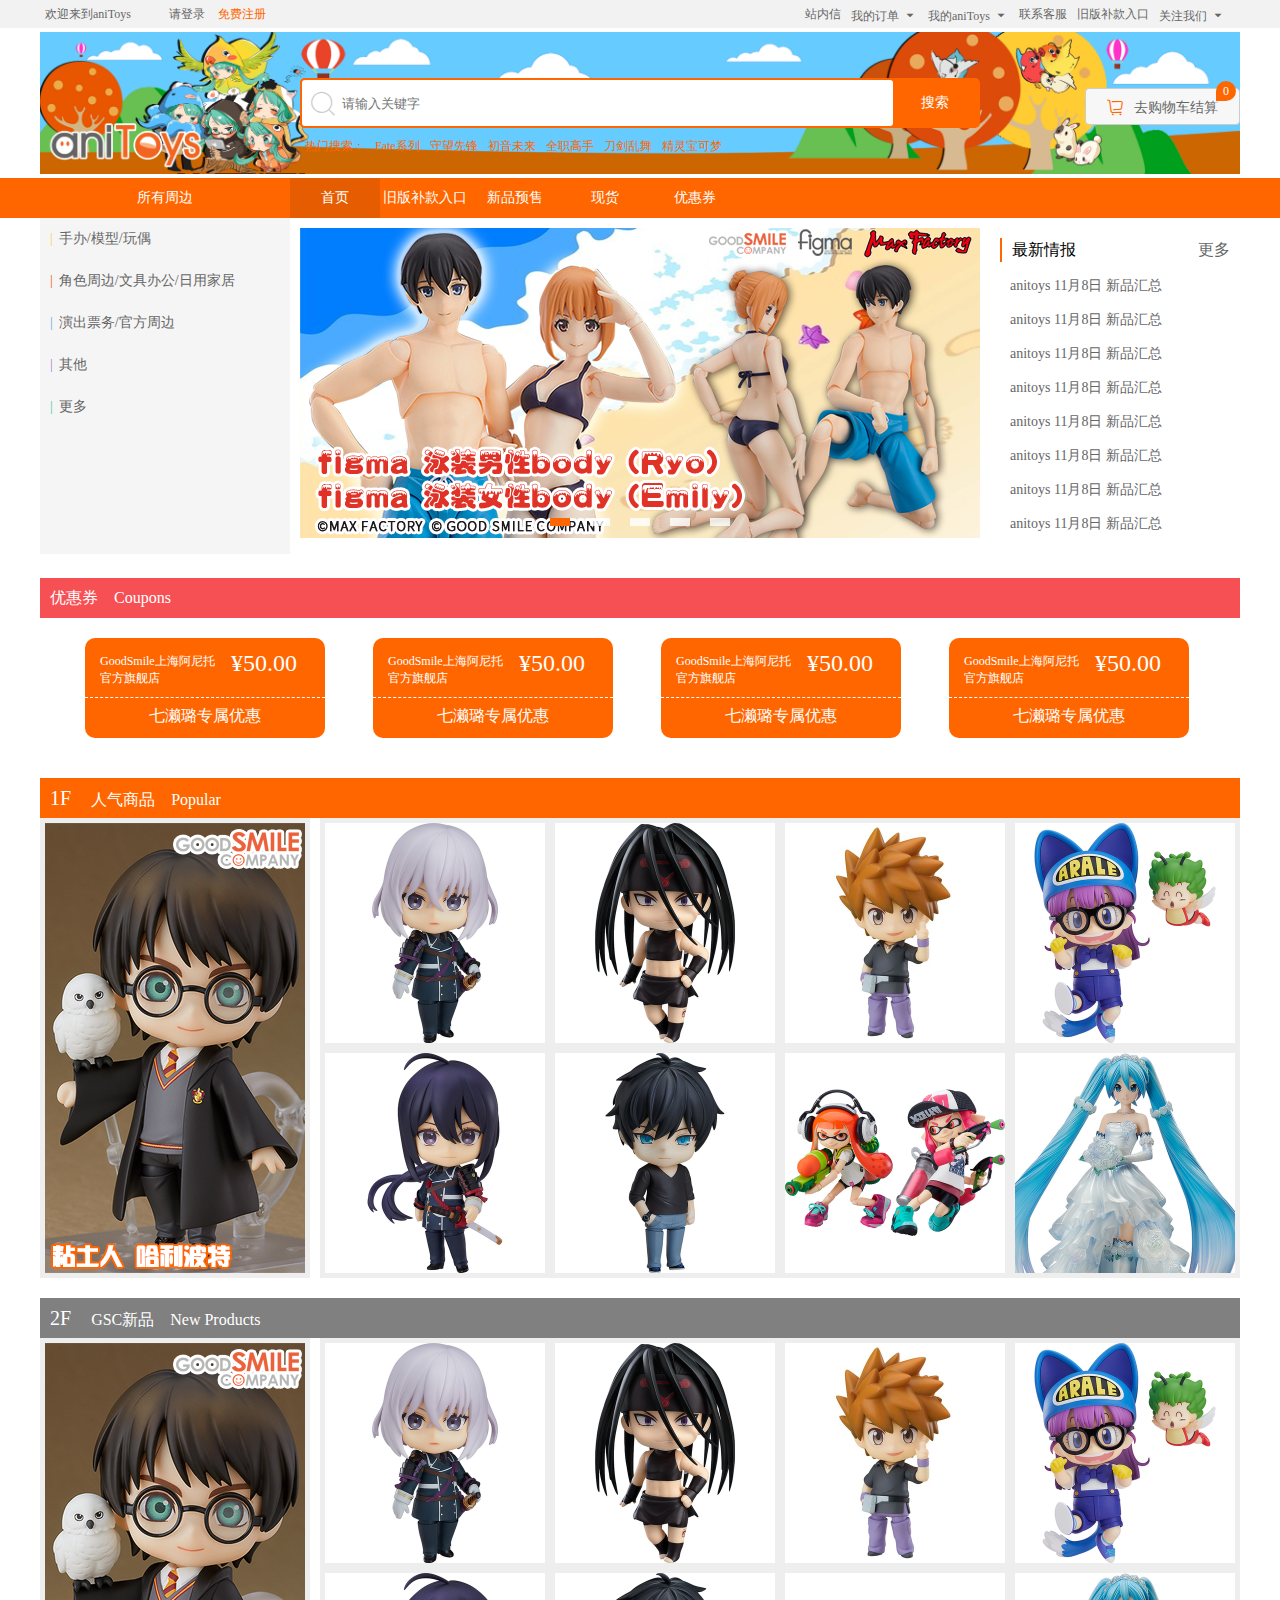
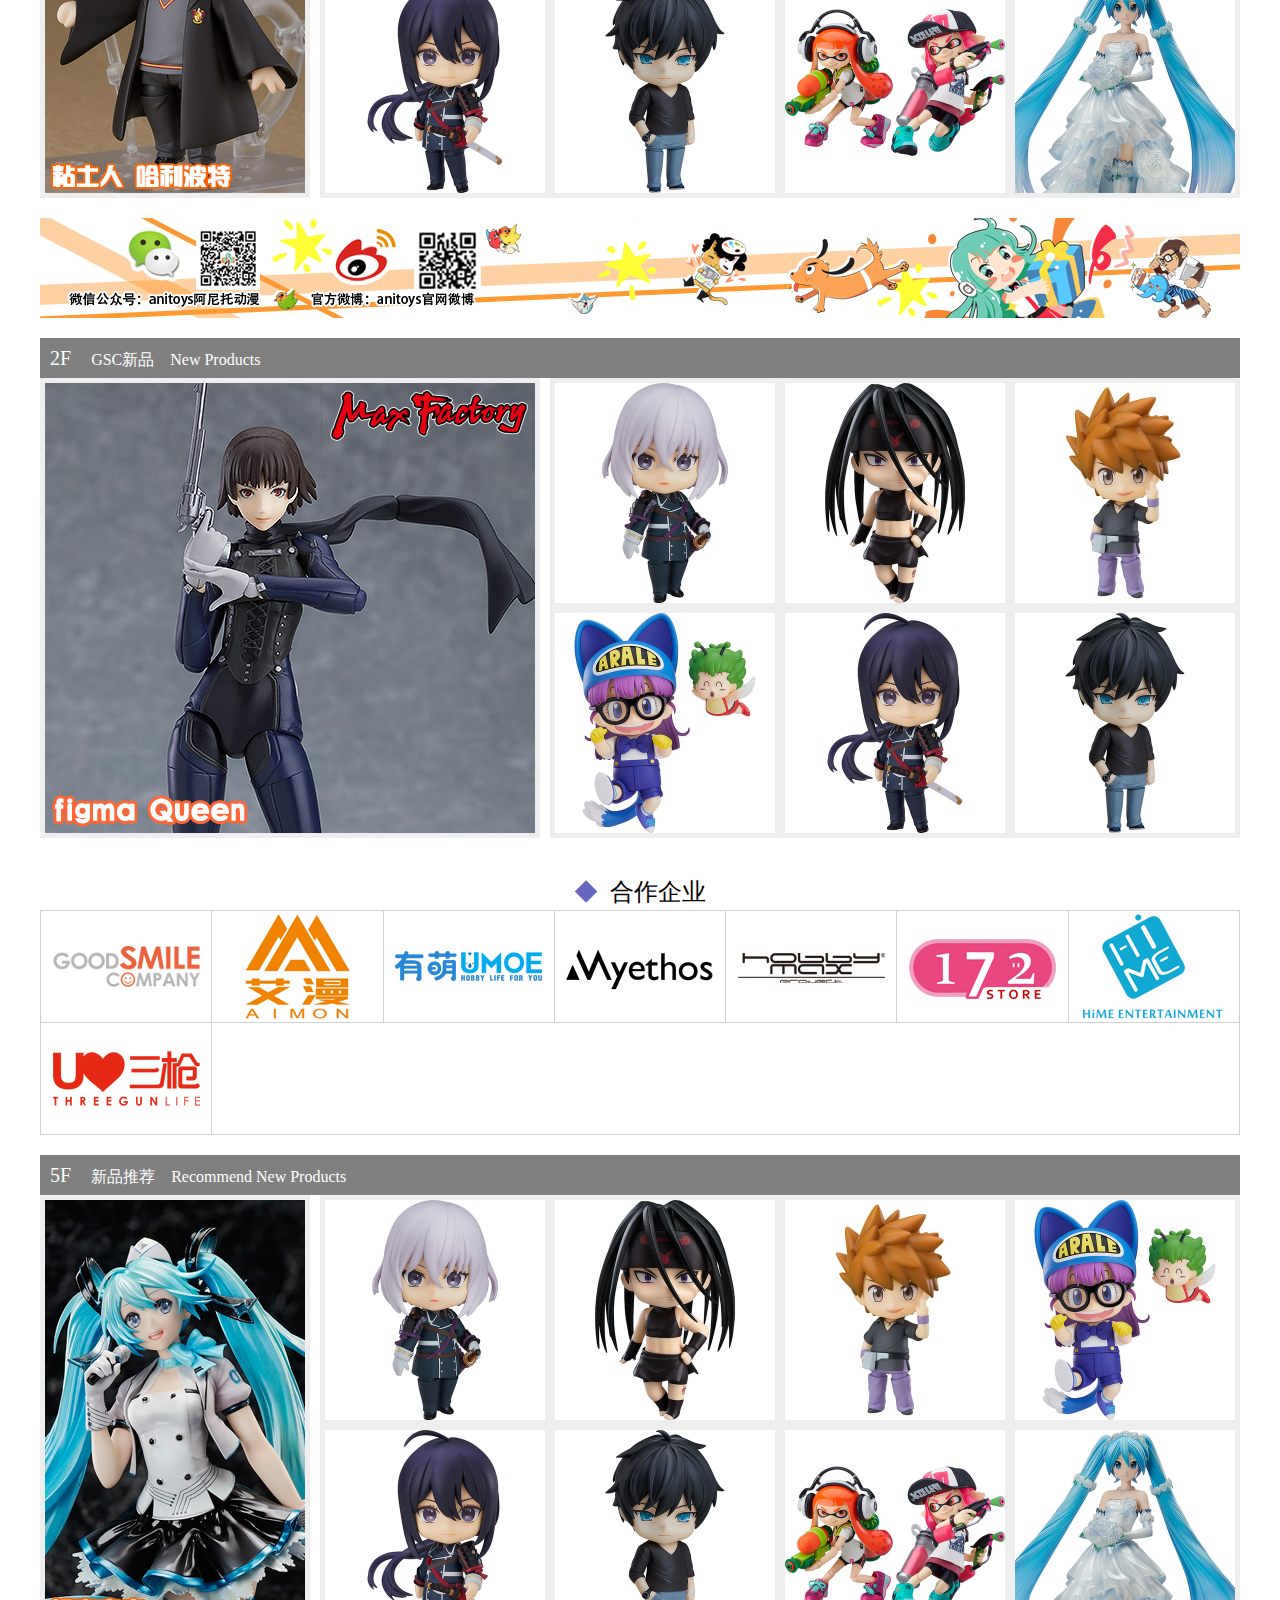
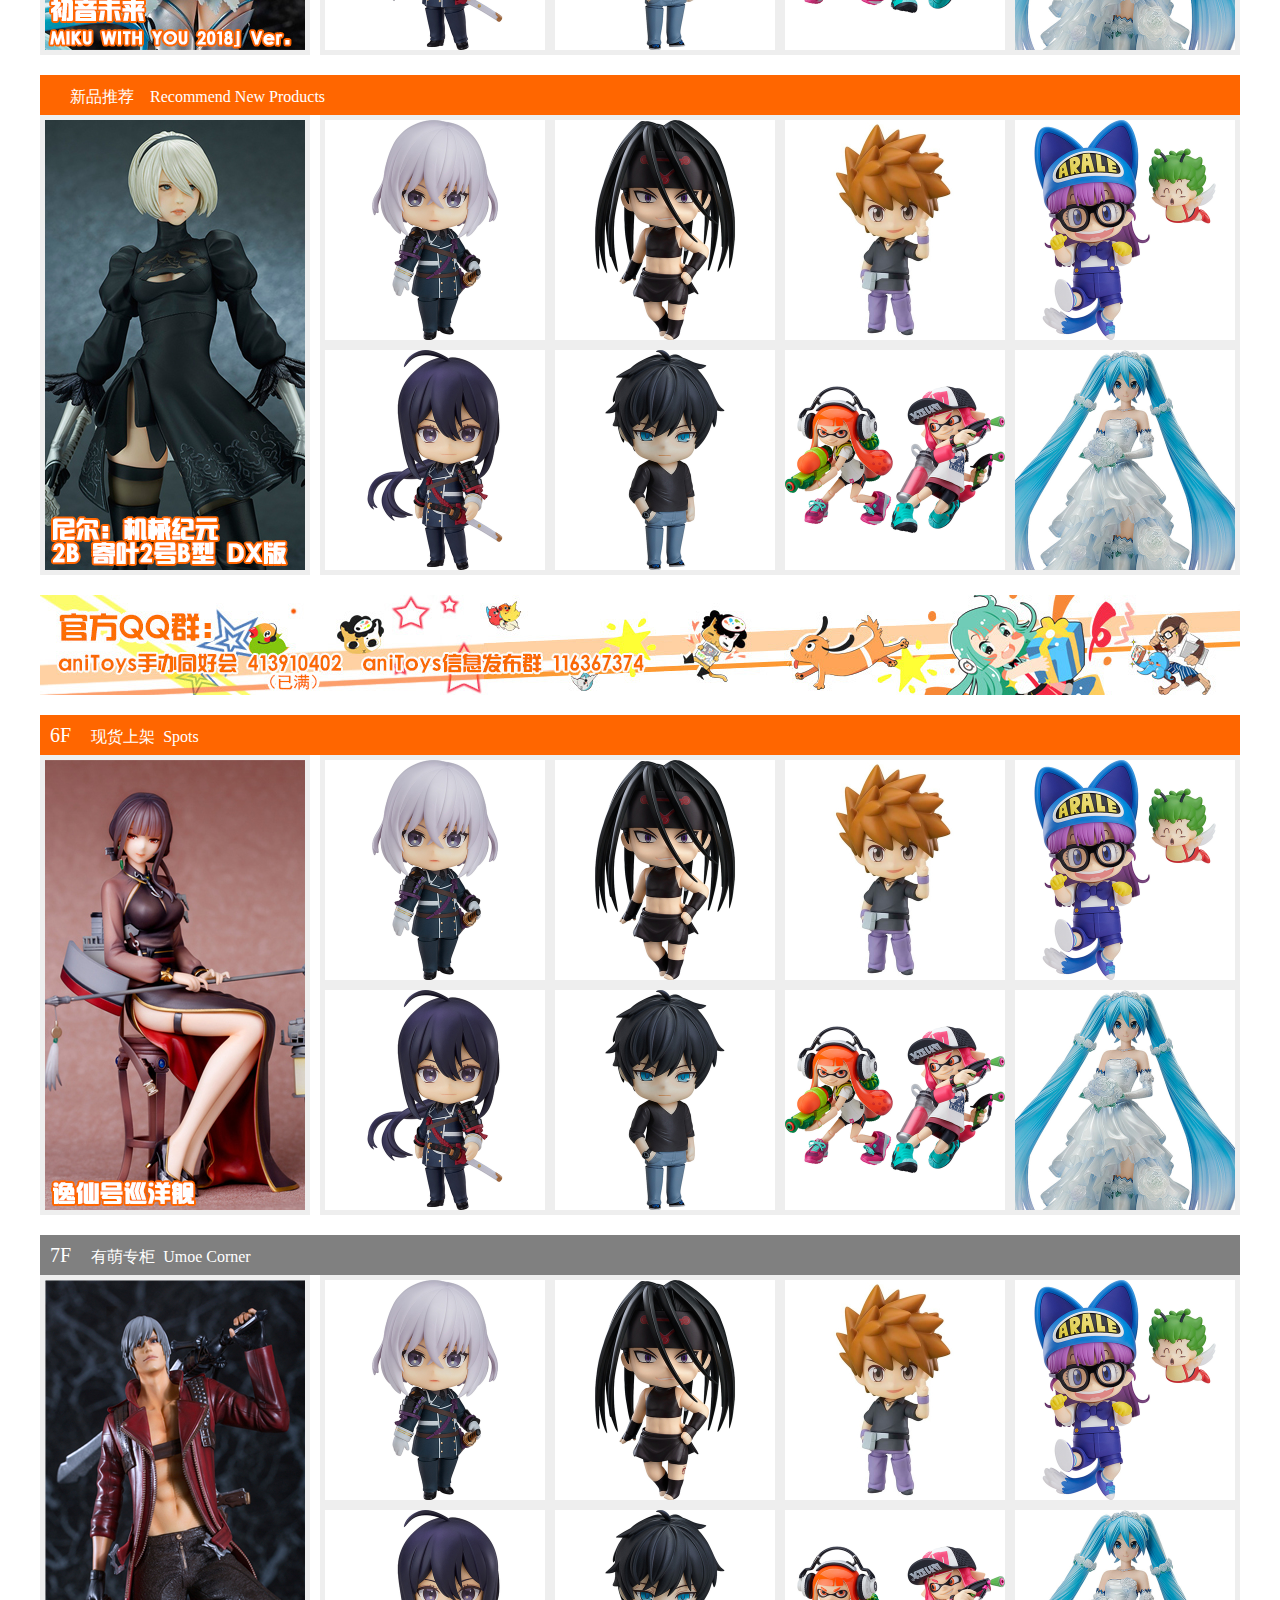
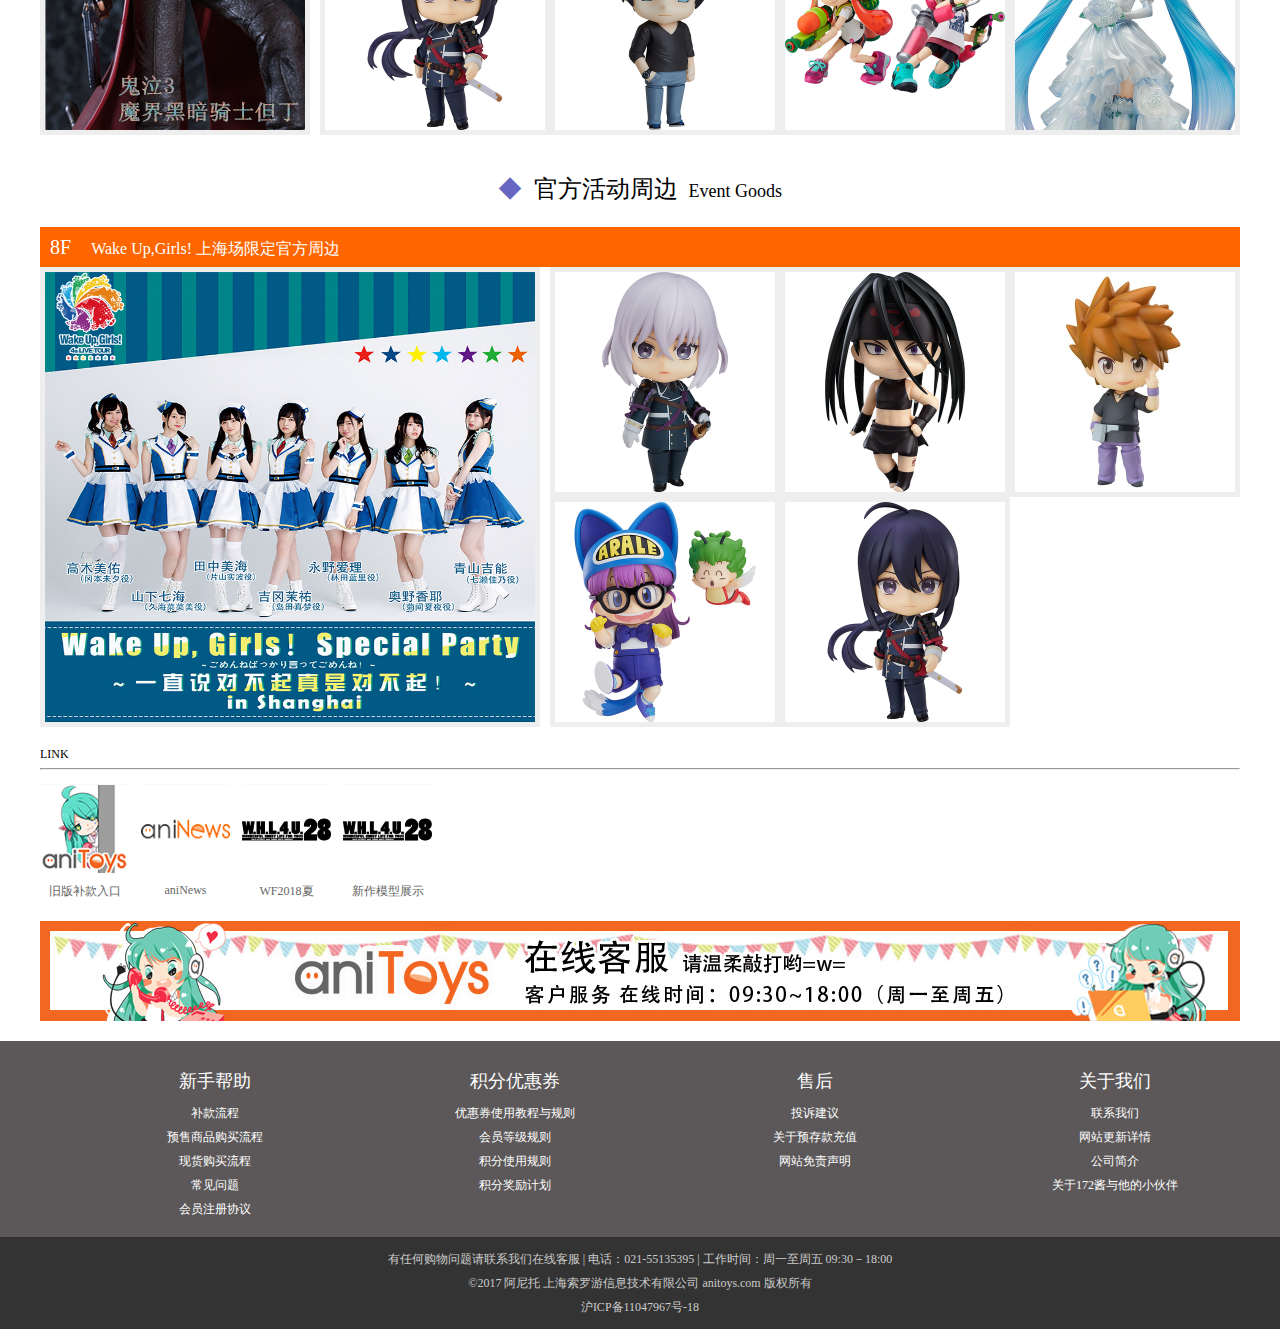
<file: sass/index.html>
<!DOCTYPE html>
<html lang="en">

<head>
    <meta charset="UTF-8">
    <meta name="viewport" content="width=device-width, initial-scale=1.0">
    <meta http-equiv="X-UA-Compatible" content="ie=edge">
    <title>动漫商城</title>
    <link rel="stylesheet" href="../iconfont/iconfont.css">
    <link rel="stylesheet" href="css/base.css">
    <link rel="stylesheet" href="css/index.css">
    <script src="../js/jquery.min.js"></script>
    <script src="../js/index.js"></script>
</head>

<body>
    <!-- 顶部导航 -->
    <div id="top-nav">
        <div class="container">
            <div class="top-nav-left">

                <a class="welcome" href="">欢迎来到aniToys</a>

                <a id="login" href="html/login.html">请登录</a>

                <a id="register" href="html/register.html">免费注册</a>

            </div>
            <div class="top-nav-right">
                <ul>
                    <li>
                        <a href="">站内信</a>
                    </li>
                    <li class="myOrder">
                        <a href="">我的订单
                            <i class="iconfont icon-xiaosanjiaodown"></i>
                        </a>
                        <ul>
                            <li>
                                <a href="">代补款订单</a>
                            </li>
                            <li>
                                <a href="">已发货订单</a>
                            </li>
                            <li>
                                <a href="">售后订单</a>
                            </li>
                            <li>
                                <a href="">历史订单</a>
                            </li>
                        </ul>

                    </li>
                    <li class="myAnitoys">
                        <a href="">我的aniToys
                            <i class="iconfont icon-xiaosanjiaodown"></i>
                        </a>
                        <ul>
                            <li>
                                <a href="">代补款订单</a>
                            </li>
                            <li>
                                <a href="">已发货订单</a>
                            </li>
                            <li>
                                <a href="">售后订单</a>
                            </li>
                            <li>
                                <a href="">历史订单</a>
                            </li>
                        </ul>
                    </li>
                    <li>
                        <a href="">联系客服</a>
                    </li>
                    <li>
                        <a href="">旧版补款入口</a>
                    </li>
                    <li class="followUs">
                        <a href="">关注我们
                            <i class="iconfont icon-xiaosanjiaodown"></i>
                        </a>
                        <ul>
                            <li>
                                <a href="">代补款订单</a>
                            </li>
                            <li>
                                <a href="">已发货订单</a>
                            </li>
                            <li>
                                <a href="">售后订单</a>
                            </li>
                            <li>
                                <a href="">历史订单</a>
                            </li>
                        </ul>
                    </li>
                </ul>
            </div>
        </div>
    </div>
    <!-- 头部信息栏 -->
    <div id="header">
        <div class="container">
            <div class="banner">
                <div id="search">
                    <form action="" method="post">
                        <i class="iconfont icon-magnifier"></i>
                        <input type="text" name="" id="" placeholder="请输入关键字">
                        <a href=" " id="clickSearch">搜索</a>
                    </form>
                    <ul id="hotSearch">
                        <li>热门搜索：</li>
                        <li>
                            <a href="">Fate系列</a>
                        </li>
                        <li>
                            <a href="">守望先锋</a>
                        </li>
                        <li>
                            <a href="">初音未来</a>
                        </li>
                        <li>
                            <a href="">全职高手</a>
                        </li>
                        <li>
                            <a href="">刀剑乱舞</a>
                        </li>
                        <li>
                            <a href="">精灵宝可梦</a>
                        </li>
                    </ul>
                </div>

                <div class="shoppingCart">
                    <i class="iconfont icon-gouwuche"></i>
                    <a href="html/shopping.html">去购物车结算</a>
                    <div class="shopping-num">0</div>
                </div>


            </div>
        </div>
    </div>
    <!-- 页面导航栏 -->
    <div id="nav">
        <div class="container">

            <div class="nav-link-header">
                <span>
                    <a class="alltoys" href="">所有周边</a>
                    <div class="nav-list">
                        <ul id="navbg">
                            <li class="navLi">
                                <div class="navLi-content">
                                    <a href="">
                                        <i>|</i>手办/模型/玩偶</a>
                                </div>
                                <div class="navLi-list">
                                    <div class="navLi-list-item">
                                        <div class="navLi-list-title">手办</div>
                                        <ul>
                                            <li>
                                                <a href="">粘土人</a>
                                                <i>|</i>
                                            </li>
                                            <li>
                                                <a href="">粘土人</a>
                                                <i>|</i>
                                            </li>
                                            <li>
                                                <a href="">粘土人</a>
                                                <i>|</i>
                                            </li>
                                            <li>
                                                <a href="">粘土人</a>
                                                <i>|</i>
                                            </li>
                                            <li>
                                                <a href="">粘土人</a>

                                            </li>
                                        </ul>
                                    </div>
                                    <div class="navLi-list-item">
                                        <div class="navLi-list-title">手办</div>
                                        <ul>
                                            <li>
                                                <a href="">粘土人</a>
                                                <i>|</i>
                                            </li>
                                            <li>
                                                <a href="">粘土人</a>
                                                <i>|</i>
                                            </li>
                                            <li>
                                                <a href="">粘土人</a>
                                                <i>|</i>
                                            </li>

                                            <li>
                                                <a href="">粘土人</a>

                                            </li>
                                    </div>
                                    <div class="navLi-list-item">
                                        <div class="navLi-list-title">手办</div>
                                        <ul>
                                            <li>
                                                <a href="">粘土人</a>
                                                <i>|</i>
                                            </li>
                                            <li>
                                                <a href="">粘土人</a>
                                                <i>|</i>
                                                <li>
                                                    <a href="">粘土人</a>

                                                </li>
                                    </div>
                                </div>
                                </li>
                                <li class="navLi">
                                    <div class="navLi-content">

                                        <a href="">
                                            <i>|</i>角色周边/文具办公/日用家居
                                        </a>
                                    </div>
                                    <div class="navLi-list">
                                        <div class="navLi-list-item">
                                            <div class="navLi-list-title">手办</div>
                                            <ul>
                                                <li>
                                                    <a href="">粘土人</a>
                                                    <i>|</i>
                                                </li>
                                                <li>
                                                    <a href="">粘土人</a>
                                                    <i>|</i>
                                                </li>
                                                <li>
                                                    <a href="">粘土人</a>
                                                    <i>|</i>
                                                </li>
                                                <li>
                                                    <a href="">粘土人</a>
                                                    <i>|</i>
                                                </li>
                                                <li>
                                                    <a href="">粘土人</a>

                                                </li>
                                            </ul>
                                        </div>
                                        <div class="navLi-list-item">
                                            <div class="navLi-list-title">手办</div>
                                            <ul>
                                                <li>
                                                    <a href="">粘土人</a>
                                                    <i>|</i>
                                                </li>
                                                <li>
                                                    <a href="">粘土人</a>
                                                    <i>|</i>
                                                </li>
                                                <li>
                                                    <a href="">粘土人</a>
                                                    <i>|</i>
                                                </li>

                                                <li>
                                                    <a href="">粘土人</a>

                                                </li>
                                        </div>
                                        <div class="navLi-list-item">
                                            <div class="navLi-list-title">手办</div>
                                            <ul>
                                                <li>
                                                    <a href="">粘土人</a>
                                                    <i>|</i>
                                                </li>
                                                <li>
                                                    <a href="">粘土人</a>
                                                    <i>|</i>
                                                </li>
                                                <li>
                                                    <a href="">粘土人</a>
                                                </li>
                                        </div>
                                    </div>
                                </li>
                                <li class="navLi">
                                    <div class="navLi-content">

                                        <a href="">
                                            <i>|</i>演出票务/官方周边</a>
                                    </div>
                                    <div class="navLi-list">
                                        <div class="navLi-list-item">
                                            <div class="navLi-list-title">手办</div>
                                            <ul>
                                                <li>
                                                    <a href="">粘土人</a>
                                                    <i>|</i>
                                                </li>
                                                <li>
                                                    <a href="">粘土人</a>
                                                    <i>|</i>
                                                </li>
                                                <li>
                                                    <a href="">粘土人</a>
                                                    <i>|</i>
                                                </li>
                                                <li>
                                                    <a href="">粘土人</a>
                                                    <i>|</i>
                                                </li>
                                                <li>
                                                    <a href="">粘土人</a>

                                                </li>
                                            </ul>
                                        </div>
                                        <div class="navLi-list-item">
                                            <div class="navLi-list-title">手办</div>
                                            <ul>
                                                <li>
                                                    <a href="">粘土人</a>
                                                    <i>|</i>
                                                </li>
                                                <li>
                                                    <a href="">粘土人</a>
                                                    <i>|</i>
                                                </li>
                                                <li>
                                                    <a href="">粘土人</a>
                                                    <i>|</i>
                                                </li>

                                                <li>
                                                    <a href="">粘土人</a>

                                                </li>
                                        </div>
                                        <div class="navLi-list-item">
                                            <div class="navLi-list-title">手办</div>
                                            <ul>
                                                <li>
                                                    <a href="">粘土人</a>
                                                    <i>|</i>
                                                </li>
                                                <li>
                                                    <a href="">粘土人</a>
                                                    <i>|</i>
                                                </li>
                                                <li>
                                                    <a href="">粘土人</a>
                                                </li>
                                        </div>
                                    </div>
                                </li>
                                <li class="navLi">
                                    <div class="navLi-content">

                                        <a href="">
                                            <i>|</i>其他</a>
                                    </div>
                                    <div class="navLi-list">
                                        <div class="navLi-list-item">
                                            <div class="navLi-list-title">服务</div>
                                            <ul>
                                                <li>费用
                                                    <i>|</i>
                                                </li>
                                            </ul>
                                        </div>
                                    </div>
                                </li>
                                <li class="navLi">
                                    <div class="navLi-content">

                                        <a href="">
                                            <i>|</i>更多</a>
                                    </div>
                                </li>
                                </ul>
                    </div>
                </span>
            </div>
            <div class="nav-link-list">
                <a class="home" href="">首页</a>
                <a href="">旧版补款入口</a>
                <a href="">新品预售</a>
                <a href="">现货</a>
                <a href="">优惠券</a>
            </div>

        </div>
    </div>
    <!-- 主内容区 -->
    <div class="main ">
        <div class="container">
            <div class="main-top">
                <div class="main-top-list">

                </div>

                <div class="slideshow">
                    <ul class="slideshow-content">
                        <li>
                            <a href="">
                                <img src="../images/banner1.jpg" alt="">
                            </a>
                        </li>
                        <li>
                            <a href="">
                                <img src="../images/banner2.jpg" alt="">
                            </a>
                        </li>
                        <li>
                            <a href="">
                                <img src="../images/banner3.jpg" alt="">
                            </a>
                        </li>
                        <li>
                            <a href="">
                                <img src="../images/banner4.jpg" alt="">
                            </a>
                        </li>
                        <li>
                            <a href="">
                                <img src="../images/banner5.jpg" alt="">
                            </a>
                        </li>
                        <li>
                            <a href="">
                                <img src="../images/banner1.jpg" alt="">
                            </a>
                        </li>
                    </ul>
                    <ol id="bt">
                        <li class="current"></li>
                        <li></li>
                        <li></li>
                        <li></li>
                        <li></li>
                    </ol>
                </div>
                <div class="main-top-news">
                    <h3>最新情报
                        <div class="newsMore">
                            <span>
                                <a href="">更多</a>
                                <i class="iconfont icon-jiantou"></i>
                            </span>
                        </div>
                    </h3>
                    <ul class="main-top-news-box">
                        <li>
                            <i class="iconfont icon-jiantou"></i>
                            <a href="">anitoys 11月8日 新品汇总</a>
                        </li>
                        <li>
                            <i class="iconfont icon-jiantou"></i>
                            <a href="">anitoys 11月8日 新品汇总</a>
                        </li>
                        <li>
                            <i class="iconfont icon-jiantou"></i>
                            <a href="">anitoys 11月8日 新品汇总</a>
                        </li>
                        <li>
                            <i class="iconfont icon-jiantou"></i>
                            <a href="">anitoys 11月8日 新品汇总</a>
                        </li>
                        <li>
                            <i class="iconfont icon-jiantou"></i>
                            <a href="">anitoys 11月8日 新品汇总</a>
                        </li>
                        <li>
                            <i class="iconfont icon-jiantou"></i>
                            <a href="">anitoys 11月8日 新品汇总</a>
                        </li>
                        <li>
                            <i class="iconfont icon-jiantou"></i>
                            <a href="">anitoys 11月8日 新品汇总</a>
                        </li>
                        <li>
                            <i class="iconfont icon-jiantou"></i>
                            <a href="">anitoys 11月8日 新品汇总</a>
                        </li>
                    </ul>
                </div>
            </div>
            <div class="main-coupon">
                <div class="main-coupon-title">
                    <span>优惠券&nbsp;&nbsp;&nbsp;&nbsp;Coupons</span>
                </div>
                <div class="main-coupon-box">
                    <div class="main-coupon-item">
                        <div class="coupon-top">
                            <span>
                                <a href="">GoodSmile上海阿尼托官方旗舰店</a>
                            </span>
                            <p>¥50.00</p>
                        </div>
                        <div class="coupon-bottom">七濑璐专属优惠</div>
                    </div>
                    <div class="main-coupon-item">
                        <div class="coupon-top">
                            <span>
                                <a href="">GoodSmile上海阿尼托官方旗舰店</a>
                            </span>
                            <p>¥50.00</p>
                        </div>
                        <div class="coupon-bottom">七濑璐专属优惠</div>
                    </div>
                    <div class="main-coupon-item">
                        <div class="coupon-top">
                            <span>
                                <a href="">GoodSmile上海阿尼托官方旗舰店</a>
                            </span>
                            <p>¥50.00</p>
                        </div>
                        <div class="coupon-bottom">七濑璐专属优惠</div>
                    </div>
                    <div class="main-coupon-item">
                        <div class="coupon-top">
                            <span>
                                <a href="">GoodSmile上海阿尼托官方旗舰店</a>
                            </span>
                            <p>¥50.00</p>

                        </div>
                        <div class="coupon-bottom">七濑璐专属优惠</div>
                    </div>
                </div>
            </div>
            <!-- 第一层 -->
            <div class="first-floor">
                <div class="floor-title">
                    <span>
                        <b>1F</b>人气商品&nbsp;&nbsp;&nbsp;&nbsp;Popular</span>
                </div>
                <div class="floor-left">
                    <a href="../sass/html/details.html?bid=1">
                        <img src="../images/f1l.jpg" alt="">
                    </a>
                    <p class="big-img-mask">
                        粘土人&nbsp;&nbsp;哈利波特（附特典）
                    </p>
                </div>
                <div class="floor-right">
                    <ul class="floor-sell">
                        <li>
                            <a href="../sass/html/details.html?bid=2">
                                <img src="../images/f1r1.jpg" alt="">
                            </a>
                            <div class="little-img-mask">
                                <h5>粘土人 骨喰藤四郎</h5>
                                <span>¥281.00</span>
                            </div>
                        </li>
                        <li>
                            <a href="../sass/html/details.html?bid=3">
                                <img src="../images/f1r2.jpg" alt="">
                            </a>
                            <div class="little-img-mask">
                                <h5>粘土人 骨喰藤四郎</h5>
                                <span>¥281.00</span>
                            </div>
                        </li>
                        <li>
                            <a href="../sass/html/details.html?bid=4">
                                <img src="../images/f1r3.jpg" alt="">
                            </a>
                            <div class="little-img-mask">
                                <h5>粘土人 骨喰藤四郎</h5>
                                <span>¥281.00</span>
                            </div>
                        </li>
                        <li>
                            <a href="../sass/html/details.html?bid=5">
                                <img src="../images/f1r4.jpg" alt="">
                            </a>
                            <div class="little-img-mask">
                                <h5>粘土人 骨喰藤四郎</h5>
                                <span>¥281.00</span>
                            </div>
                        </li>
                        <li>
                            <a href="../sass/html/details.html?bid=6">
                                <img src="../images/f1r5.jpg" alt="">
                            </a>
                            <div class="little-img-mask">
                                <h5>粘土人 骨喰藤四郎</h5>
                                <span>¥281.00</span>
                            </div>
                        </li>
                        <li>
                            <a href="../sass/html/details.html?bid=7">
                                <img src="../images/f1r6.jpg" alt="">
                            </a>
                            <div class="little-img-mask">
                                <h5>粘土人 骨喰藤四郎</h5>
                                <span>¥281.00</span>
                            </div>
                        </li>
                        <li>
                            <a href="../sass/html/details.html?bid=8">
                                <img src="../images/f1r7.jpg" alt="">
                            </a>
                            <div class="little-img-mask">
                                <h5>粘土人 骨喰藤四郎</h5>
                                <span>¥281.00</span>
                            </div>
                        </li>
                        <li>
                            <a href="../sass/html/details.html?bid=9">
                                <img src="../images/f1r8.jpg" alt="">
                            </a>
                            <div class="little-img-mask">
                                <h5>粘土人 骨喰藤四郎</h5>
                                <span>¥281.00</span>
                            </div>
                        </li>
                    </ul>
                </div>
            </div>
            <!-- 第二层 -->
            <div class="second-floor">
                <div class="floor-title">
                    <span>
                        <b>2F</b>GSC新品&nbsp;&nbsp;&nbsp;&nbsp;New Products</span>
                </div>
                <div class="floor-left">
                    <a href="">
                        <img src="../images/f1l.jpg" alt="">
                    </a>
                    <p class="big-img-mask">
                        粘土人&nbsp;&nbsp;哈利波特（附特典）
                    </p>
                </div>
                <div class="floor-right">
                    <ul class="floor-sell">
                        <li>
                            <a href="">
                                <img src="../images/f1r1.jpg" alt="">
                            </a>
                            <div class="little-img-mask">
                                <h5>粘土人 骨喰藤四郎</h5>
                                <span>¥281.00</span>
                            </div>
                        </li>
                        <li>
                            <a href="">
                                <img src="../images/f1r2.jpg" alt="">
                            </a>
                            <div class="little-img-mask">
                                <h5>粘土人 骨喰藤四郎</h5>
                                <span>¥281.00</span>
                            </div>
                        </li>
                        <li>
                            <a href="">
                                <img src="../images/f1r3.jpg" alt="">
                            </a>
                            <div class="little-img-mask">
                                <h5>粘土人 骨喰藤四郎</h5>
                                <span>¥281.00</span>
                            </div>
                        </li>
                        <li>
                            <a href="">
                                <img src="../images/f1r4.jpg" alt="">
                            </a>
                            <div class="little-img-mask">
                                <h5>粘土人 骨喰藤四郎</h5>
                                <span>¥281.00</span>
                            </div>
                        </li>
                        <li>
                            <a href="">
                                <img src="../images/f1r5.jpg" alt="">
                            </a>
                            <div class="little-img-mask">
                                <h5>粘土人 骨喰藤四郎</h5>
                                <span>¥281.00</span>
                            </div>
                        </li>
                        <li>
                            <a href="">
                                <img src="../images/f1r6.jpg" alt="">
                            </a>
                            <div class="little-img-mask">
                                <h5>粘土人 骨喰藤四郎</h5>
                                <span>¥281.00</span>
                            </div>
                        </li>
                        <li>
                            <a href="">
                                <img src="../images/f1r7.jpg" alt="">
                            </a>
                            <div class="little-img-mask">
                                <h5>粘土人 骨喰藤四郎</h5>
                                <span>¥281.00</span>
                            </div>
                        </li>
                        <li>
                            <a href="">
                                <img src="../images/f1r8.jpg" alt="">
                            </a>
                            <div class="little-img-mask">
                                <h5>粘土人 骨喰藤四郎</h5>
                                <span>¥281.00</span>
                            </div>
                        </li>
                    </ul>
                </div>
            </div>
            <!-- 第三层 -->
            <div class="WeChat-banner">
                <a href="">
                    <img src="../images/wx.jpg" alt="">
                </a>
            </div>
            <!-- 第四层 -->
            <div class="fourth-floor">
                <div class="floor-title">
                    <span>
                        <b>2F</b>GSC新品&nbsp;&nbsp;&nbsp;&nbsp;New Products</span>
                </div>
                <div class="floor-left">
                    <a href="">
                        <img src="../images/f3l.jpg" alt="">
                    </a>
                    <p class="big-img-mask">
                        粘土人&nbsp;&nbsp;哈利波特（附特典）
                    </p>
                </div>
                <div class="floor-right">
                    <ul class="floor-sell">
                        <li>
                            <a href="">
                                <img src="../images/f1r1.jpg" alt="">
                            </a>
                            <div class="little-img-mask">
                                <h5>粘土人 骨喰藤四郎</h5>
                                <span>¥281.00</span>
                            </div>
                        </li>
                        <li>
                            <a href="">
                                <img src="../images/f1r2.jpg" alt="">
                            </a>
                            <div class="little-img-mask">
                                <h5>粘土人 骨喰藤四郎</h5>
                                <span>¥281.00</span>
                            </div>
                        </li>
                        <li>
                            <a href="">
                                <img src="../images/f1r3.jpg" alt="">
                            </a>
                            <div class="little-img-mask">
                                <h5>粘土人 骨喰藤四郎</h5>
                                <span>¥281.00</span>
                            </div>
                        </li>
                        <li>
                            <a href="">
                                <img src="../images/f1r4.jpg" alt="">
                            </a>
                            <div class="little-img-mask">
                                <h5>粘土人 骨喰藤四郎</h5>
                                <span>¥281.00</span>
                            </div>
                        </li>
                        <li>
                            <a href="">
                                <img src="../images/f1r5.jpg" alt="">
                            </a>
                            <div class="little-img-mask">
                                <h5>粘土人 骨喰藤四郎</h5>
                                <span>¥281.00</span>
                            </div>
                        </li>
                        <li>
                            <a href="">
                                <img src="../images/f1r6.jpg" alt="">
                            </a>
                            <div class="little-img-mask">
                                <h5>粘土人 骨喰藤四郎</h5>
                                <span>¥281.00</span>
                            </div>
                        </li>
                    </ul>
                </div>
            </div>
            <div class="cooperative-title">
                <span>
                    <i>◆</i>
                    <span>&nbsp;合作企业</span>
                </span>
            </div>
            <div class="main-Cooperative">
                <table border="1" bordercolor="#d2d2d2">
                    <tbody>
                        <tr>
                            <td>
                                <a href="">
                                    <img src="../images/hz1.jpg" alt="">
                                </a>
                            </td>
                            <td>
                                <a href="">
                                    <img src="../images/hz2.jpg" alt="">
                                </a>
                            </td>
                            <td>
                                <a href="">
                                    <img src="../images/hz3.jpg" alt="">
                                </a>
                            </td>
                            <td>
                                <a href="">
                                    <img src="../images/hz4.jpg" alt="">
                                </a>
                            </td>
                            <td>
                                <a href="">
                                    <img src="../images/hz5.jpg" alt="">
                                </a>
                            </td>
                            <td>
                                <a href="">
                                    <img src="../images/hz6.jpg" alt="">
                                </a>
                            </td>
                            <td>
                                <a href="">
                                    <img src="../images/hz7.jpg" alt="">
                                </a>
                            </td>
                        </tr>
                        <tr>
                            <td>
                                <a href="">
                                    <img src="../images/hz8.jpg" alt="">
                                </a>
                            </td>
                        </tr>
                    </tbody>
                </table>
            </div>

            <div class="fifth-floor">
                <div class="floor-title">
                    <span>
                        <b>5F</b>新品推荐&nbsp;&nbsp;&nbsp;&nbsp;Recommend New Products</span>
                </div>
                <div class="floor-left">
                    <a href="">
                        <img src="../images/f5l1.jpg" alt="">
                    </a>
                    <p class="big-img-mask">
                        粘土人&nbsp;&nbsp;哈利波特（附特典）
                    </p>
                </div>
                <div class="floor-right">
                    <ul class=o "floor-sell">
                        <li>
                            <a href="">
                                <img src="../images/f1r1.jpg" alt="">
                            </a>
                            <div class="little-img-mask">
                                <h5>粘土人 骨喰藤四郎</h5>
                                <span>¥281.00</span>
                            </div>
                        </li>
                        <li>
                            <a href="">
                                <img src="../images/f1r2.jpg" alt="">
                            </a>
                            <div class="little-img-mask">
                                <h5>粘土人 骨喰藤四郎</h5>
                                <span>¥281.00</span>
                            </div>
                        </li>
                        <li>
                            <a href="">
                                <img src="../images/f1r3.jpg" alt="">
                            </a>
                            <div class="little-img-mask">
                                <h5>粘土人 骨喰藤四郎</h5>
                                <span>¥281.00</span>
                            </div>
                        </li>
                        <li>
                            <a href="">
                                <img src="../images/f1r4.jpg" alt="">
                            </a>
                            <div class="little-img-mask">
                                <h5>粘土人 骨喰藤四郎</h5>
                                <span>¥281.00</span>
                            </div>
                        </li>
                        <li>
                            <a href="">
                                <img src="../images/f1r5.jpg" alt="">
                            </a>
                            <div class="little-img-mask">
                                <h5>粘土人 骨喰藤四郎</h5>
                                <span>¥281.00</span>
                            </div>
                        </li>
                        <li>
                            <a href="">
                                <img src="../images/f1r6.jpg" alt="">
                            </a>
                            <div class="little-img-mask">
                                <h5>粘土人 骨喰藤四郎</h5>
                                <span>¥281.00</span>
                            </div>
                        </li>
                        <li>
                            <a href="">
                                <img src="../images/f1r7.jpg" alt="">
                            </a>
                            <div class="little-img-mask">
                                <h5>粘土人 骨喰藤四郎</h5>
                                <span>¥281.00</span>
                            </div>
                        </li>
                        <li>
                            <a href="">
                                <img src="../images/f1r8.jpg" alt="">
                            </a>
                            <div class="little-img-mask">
                                <h5>粘土人 骨喰藤四郎</h5>
                                <span>¥281.00</span>
                            </div>
                        </li>
                    </ul>
                </div>
            </div>
            <div class="fifth-floor-2">
                <div class="floor-title">
                    <span>
                        <b></b>新品推荐&nbsp;&nbsp;&nbsp;&nbsp;Recommend New Products</span>
                </div>
                <div class="floor-left">
                    <a href="">
                        <img src="../images/f5l2.jpg" alt="">
                    </a>
                    <p class="big-img-mask">
                        粘土人&nbsp;&nbsp;哈利波特（附特典）
                    </p>
                </div>
                <div class="floor-right">
                    <ul class="floor-sell">
                        <li>
                            <a href="">
                                <img src="../images/f1r1.jpg" alt="">
                            </a>
                            <div class="little-img-mask">
                                <h5>粘土人 骨喰藤四郎</h5>
                                <span>¥281.00</span>
                            </div>
                        </li>
                        <li>
                            <a href="">
                                <img src="../images/f1r2.jpg" alt="">
                            </a>
                            <div class="little-img-mask">
                                <h5>粘土人 骨喰藤四郎</h5>
                                <span>¥281.00</span>
                            </div>
                        </li>
                        <li>
                            <a href="">
                                <img src="../images/f1r3.jpg" alt="">
                            </a>
                            <div class="little-img-mask">
                                <h5>粘土人 骨喰藤四郎</h5>
                                <span>¥281.00</span>
                            </div>
                        </li>
                        <li>
                            <a href="">
                                <img src="../images/f1r4.jpg" alt="">
                            </a>
                            <div class="little-img-mask">
                                <h5>粘土人 骨喰藤四郎</h5>
                                <span>¥281.00</span>
                            </div>
                        </li>
                        <li>
                            <a href="">
                                <img src="../images/f1r5.jpg" alt="">
                            </a>
                            <div class="little-img-mask">
                                <h5>粘土人 骨喰藤四郎</h5>
                                <span>¥281.00</span>
                            </div>
                        </li>
                        <li>
                            <a href="">
                                <img src="../images/f1r6.jpg" alt="">
                            </a>
                            <div class="little-img-mask">
                                <h5>粘土人 骨喰藤四郎</h5>
                                <span>¥281.00</span>
                            </div>
                        </li>
                        <li>
                            <a href="">
                                <img src="../images/f1r7.jpg" alt="">
                            </a>
                            <div class="little-img-mask">
                                <h5>粘土人 骨喰藤四郎</h5>
                                <span>¥281.00</span>
                            </div>
                        </li>
                        <li>
                            <a href="">
                                <img src="../images/f1r8.jpg" alt="">
                            </a>
                            <div class="little-img-mask">
                                <h5>粘土人 骨喰藤四郎</h5>
                                <span>¥281.00</span>
                            </div>
                        </li>
                    </ul>
                </div>
            </div>
            <div class="qq-banner">
                <a href="">
                    <img src="../images/qq.jpg" alt="">
                </a>
            </div>
            <div class="sixth-floor">
                <div class="floor-title">
                    <span>
                        <b>6F</b>现货上架&nbsp;&nbsp;Spots</span>
                </div>
                <div class="floor-left">
                    <a href="">
                        <img src="../images/f6l.jpg" alt="">
                    </a>
                    <p class="big-img-mask">
                        粘土人&nbsp;&nbsp;哈利波特（附特典）
                    </p>
                </div>
                <div class="floor-right">
                    <ul class="floor-sell">
                        <li>
                            <a href="">
                                <img src="../images/f1r1.jpg" alt="">
                            </a>
                            <div class="little-img-mask">
                                <h5>粘土人 骨喰藤四郎</h5>
                                <span>¥281.00</span>
                            </div>
                        </li>
                        <li>
                            <a href="">
                                <img src="../images/f1r2.jpg" alt="">
                            </a>
                            <div class="little-img-mask">
                                <h5>粘土人 骨喰藤四郎</h5>
                                <span>¥281.00</span>
                            </div>
                        </li>
                        <li>
                            <a href="">
                                <img src="../images/f1r3.jpg" alt="">
                            </a>
                            <div class="little-img-mask">
                                <h5>粘土人 骨喰藤四郎</h5>
                                <span>¥281.00</span>
                            </div>
                        </li>
                        <li>
                            <a href="">
                                <img src="../images/f1r4.jpg" alt="">
                            </a>
                            <div class="little-img-mask">
                                <h5>粘土人 骨喰藤四郎</h5>
                                <span>¥281.00</span>
                            </div>
                        </li>
                        <li>
                            <a href="">
                                <img src="../images/f1r5.jpg" alt="">
                            </a>
                            <div class="little-img-mask">
                                <h5>粘土人 骨喰藤四郎</h5>
                                <span>¥281.00</span>
                            </div>
                        </li>
                        <li>
                            <a href="">
                                <img src="../images/f1r6.jpg" alt="">
                            </a>
                            <div class="little-img-mask">
                                <h5>粘土人 骨喰藤四郎</h5>
                                <span>¥281.00</span>
                            </div>
                        </li>
                        <li>
                            <a href="">
                                <img src="../images/f1r7.jpg" alt="">
                            </a>
                            <div class="little-img-mask">
                                <h5>粘土人 骨喰藤四郎</h5>
                                <span>¥281.00</span>
                            </div>
                        </li>
                        <li>
                            <a href="">
                                <img src="../images/f1r8.jpg" alt="">
                            </a>
                            <div class="little-img-mask">
                                <h5>粘土人 骨喰藤四郎</h5>
                                <span>¥281.00</span>
                            </div>
                        </li>
                    </ul>
                </div>
            </div>
            <div class="seventh-floor">
                <div class="floor-title">
                    <span>
                        <b>7F</b>有萌专柜&nbsp;&nbsp;Umoe Corner</span>
                </div>
                <div class="floor-left">
                    <a href="">
                        <img src="../images/f7l.jpg" alt="">
                    </a>
                    <p class="big-img-mask">
                        粘土人&nbsp;&nbsp;哈利波特（附特典）
                    </p>
                </div>
                <div class="floor-right">
                    <ul class="floor-sell">
                        <li>
                            <a href="">
                                <img src="../images/f1r1.jpg" alt="">
                            </a>
                            <div class="little-img-mask">
                                <h5>粘土人 骨喰藤四郎</h5>
                                <span>¥281.00</span>
                            </div>
                        </li>
                        <li>
                            <a href="">
                                <img src="../images/f1r2.jpg" alt="">
                            </a>
                            <div class="little-img-mask">
                                <h5>粘土人 骨喰藤四郎</h5>
                                <span>¥281.00</span>
                            </div>
                        </li>
                        <li>
                            <a href="">
                                <img src="../images/f1r3.jpg" alt="">
                            </a>
                            <div class="little-img-mask">
                                <h5>粘土人 骨喰藤四郎</h5>
                                <span>¥281.00</span>
                            </div>
                        </li>
                        <li>
                            <a href="">
                                <img src="../images/f1r4.jpg" alt="">
                            </a>
                            <div class="little-img-mask">
                                <h5>粘土人 骨喰藤四郎</h5>
                                <span>¥281.00</span>
                            </div>
                        </li>
                        <li>
                            <a href="">
                                <img src="../images/f1r5.jpg" alt="">
                            </a>
                            <div class="little-img-mask">
                                <h5>粘土人 骨喰藤四郎</h5>
                                <span>¥281.00</span>
                            </div>
                        </li>
                        <li>
                            <a href="">
                                <img src="../images/f1r6.jpg" alt="">
                            </a>
                            <div class="little-img-mask">
                                <h5>粘土人 骨喰藤四郎</h5>
                                <span>¥281.00</span>
                            </div>
                        </li>
                        <li>
                            <a href="">
                                <img src="../images/f1r7.jpg" alt="">
                            </a>
                            <div class="little-img-mask">
                                <h5>粘土人 骨喰藤四郎</h5>
                                <span>¥281.00</span>
                            </div>
                        </li>
                        <li>
                            <a href="">
                                <img src="../images/f1r8.jpg" alt="">
                            </a>
                            <div class="little-img-mask">
                                <h5>粘土人 骨喰藤四郎</h5>
                                <span>¥281.00</span>
                            </div>
                        </li>
                    </ul>
                </div>
            </div>
            <div class="cooperative-title">
                <span>
                    <i>◆</i>
                    <span>&nbsp;官方活动周边</span>
                    <font size="4">&nbsp;Event Goods</font>
                </span>
            </div>
            <div class="eighth-floor">
                <div class="floor-title">
                    <span>
                        <b>8F</b>Wake Up,Girls! 上海场限定官方周边</span>
                </div>
                <div class="floor-left">
                    <a href="">
                        <img style="width: 490px;height: 450px;" src="../images/f8l.jpg" alt="">
                    </a>
                    <p class="big-img-mask">
                        粘土人&nbsp;&nbsp;哈利波特（附特典）
                    </p>
                </div>
                <div class="floor-right">
                    <ul class="floor-sell">
                        <li>
                            <a href="">
                                <img src="../images/f1r1.jpg" alt="">
                            </a>
                            <div class="little-img-mask">
                                <h5>粘土人 骨喰藤四郎</h5>
                                <span>¥281.00</span>
                            </div>
                        </li>
                        <li>
                            <a href="">
                                <img src="../images/f1r2.jpg" alt="">
                            </a>
                            <div class="little-img-mask">
                                <h5>粘土人 骨喰藤四郎</h5>
                                <span>¥281.00</span>
                            </div>
                        </li>
                        <li>
                            <a href="">
                                <img src="../images/f1r3.jpg" alt="">
                            </a>
                            <div class="little-img-mask">
                                <h5>粘土人 骨喰藤四郎</h5>
                                <span>¥281.00</span>
                            </div>
                        </li>
                        <li>
                            <a href="">
                                <img src="../images/f1r4.jpg" alt="">
                            </a>
                            <div class="little-img-mask">
                                <h5>粘土人 骨喰藤四郎</h5>
                                <span>¥281.00</span>
                            </div>
                        </li>
                        <li>
                            <a href="">
                                <img src="../images/f1r5.jpg" alt="">
                            </a>
                            <div class="little-img-mask">
                                <h5>粘土人 骨喰藤四郎</h5>
                                <span>¥281.00</span>
                            </div>
                        </li>

                    </ul>
                </div>
            </div>
        </div>
    </div>
    <!-- 帮助中心 -->
    <div class="friend-link2">
        <div class="container">
            <div class="friend-link2-title">LINK</div>
            <hr>
            <ul class="friend-link2-list">
                <li>
                    <div>
                        <a href="">
                            <img src="../images/link1.jpg">
                        </a>
                    </div>
                    <span>
                        <a href="">旧版补款入口</a>
                    </span>
                </li>
                <li>
                    <div>
                        <a href="">
                            <img src="../images/link2.jpg">
                        </a>
                    </div>
                    <span>
                        <a href="">aniNews</a>
                    </span>
                </li>
                <li>
                    <div>
                        <a href="">
                            <img src="../images/link3.jpg">
                        </a>
                    </div>
                    <span>
                        <a href="">WF2018夏</a>
                    </span>
                </li>
                <li>
                    <div>
                        <a href="">
                            <img src="../images/link3.jpg">
                        </a>
                    </div>
                    <span>
                        <a href="">新作模型展示</a>
                    </span>
                </li>
            </ul>
        </div>
    </div>
    <div class="OnlineService">
        <div class="back-to-top">
            <i class="iconfont icon-uparrowbig"></i>
            <span>返回顶部</span>
        </div>
        <div class="container">
            <a href="">
                <img src="../images/kf.jpg" alt="">
            </a>
        </div>
    </div>
    <!-- 底部导航 -->
    <div id="footer-nav">
        <div class="container">
            <ul class="footer-nav-list">
                <li>新手帮助</li>
                <li>
                    <a href="">补款流程</a>
                </li>
                <li>
                    <a href="">预售商品购买流程</a>
                </li>
                <li>
                    <a href="">现货购买流程</a>
                </li>
                <li>
                    <a href="">常见问题</a>
                </li>
                <li>
                    <a href="">会员注册协议</a>
                </li>
            </ul>
            <ul class="footer-nav-list">
                <li>积分优惠券</li>
                <li>
                    <a href="">优惠券使用教程与规则</a>
                </li>
                <li>
                    <a href="">会员等级规则</a>
                </li>
                <li>
                    <a href="">积分使用规则</a>
                </li>
                <li>
                    <a href="">积分奖励计划</a>
                </li>
            </ul>
            <ul class="footer-nav-list">
                <li>售后</li>
                <li>
                    <a href="">投诉建议</a>
                </li>
                <li>
                    <a href="">关于预存款充值</a>
                </li>
                <li>
                    <a href="">网站免责声明</a>
                </li>
            </ul>
            <ul class="footer-nav-list">
                <li>关于我们</li>
                <li>
                    <a href="">联系我们</a>
                </li>
                <li>
                    <a href="">网站更新详情</a>
                </li>
                <li>
                    <a href="">公司简介</a>
                </li>
                <li>
                    <a href="">关于172酱与他的小伙伴</a>
                </li>
            </ul>
        </div>
    </div>

    <div id="footer">
        <p>有任何购物问题请联系我们在线客服 | 电话：021-55135395 | 工作时间：周一至周五 09:30－18:00 </p>
        <p>©2017 阿尼托 上海索罗游信息技术有限公司 anitoys.com 版权所有</p>
        <p>沪ICP备11047967号-18</p>
    </div>
</body>

</html>
<script>
    if (window.localStorage.getItem("name")) {
        $(".welcome").html(window.localStorage.getItem('name'))
        $("#login").css("display", "none");
        $("#register").html("注销").attr("href", "index.html");
        $("#register").click(function () {
            localStorage.removeItem("name");
        });
    };
    getCartCount();
    //计算购物车商品总条数
    function getCartCount() {
        //购物车信息存在，就可以来计算条数了
        if (localStorage.getItem($(".welcome").html() + "Goods")) {

            var cartGoods = localStorage.getItem($(".welcome").html() + "Goods");
            var cartGoodsJson = JSON.parse(cartGoods);
            //
            var sum = 0;
            for (var i = 0; i < cartGoodsJson.length; i++) {
                sum += cartGoodsJson[i].count;
            }

            $(".shopping-num").html(sum);
        } else {
            return;
        }
    }
</script>
</file>
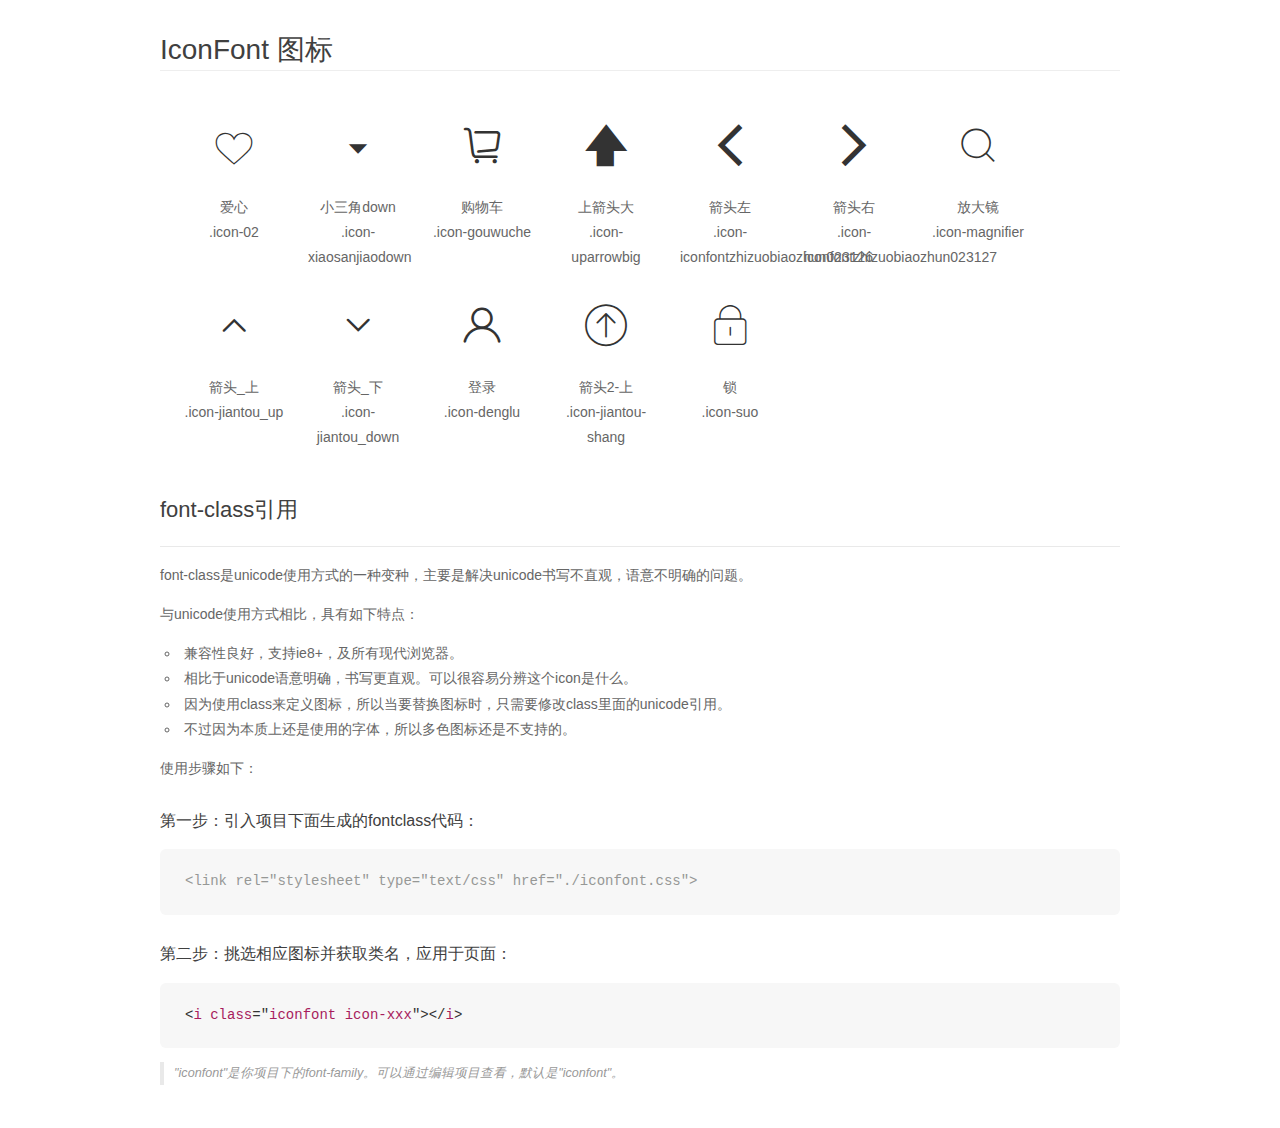
<file: iconfont/demo_fontclass.html>
<!DOCTYPE html>
<html>
<head>
    <meta charset="utf-8"/>
    <title>IconFont</title>
    <link rel="stylesheet" href="demo.css">
    <link rel="stylesheet" href="iconfont.css">
</head>
<body>
    <div class="main markdown">
        <h1>IconFont 图标</h1>
        <ul class="icon_lists clear">
            
                <li>
                <i class="icon iconfont icon-02"></i>
                    <div class="name">爱心</div>
                    <div class="fontclass">.icon-02</div>
                </li>
            
                <li>
                <i class="icon iconfont icon-xiaosanjiaodown"></i>
                    <div class="name">小三角down</div>
                    <div class="fontclass">.icon-xiaosanjiaodown</div>
                </li>
            
                <li>
                <i class="icon iconfont icon-gouwuche"></i>
                    <div class="name">购物车</div>
                    <div class="fontclass">.icon-gouwuche</div>
                </li>
            
                <li>
                <i class="icon iconfont icon-uparrowbig"></i>
                    <div class="name">上箭头大</div>
                    <div class="fontclass">.icon-uparrowbig</div>
                </li>
            
                <li>
                <i class="icon iconfont icon-iconfontzhizuobiaozhun023126"></i>
                    <div class="name">箭头左</div>
                    <div class="fontclass">.icon-iconfontzhizuobiaozhun023126</div>
                </li>
            
                <li>
                <i class="icon iconfont icon-iconfontzhizuobiaozhun023127"></i>
                    <div class="name">箭头右</div>
                    <div class="fontclass">.icon-iconfontzhizuobiaozhun023127</div>
                </li>
            
                <li>
                <i class="icon iconfont icon-magnifier"></i>
                    <div class="name">放大镜</div>
                    <div class="fontclass">.icon-magnifier</div>
                </li>
            
                <li>
                <i class="icon iconfont icon-jiantou_up"></i>
                    <div class="name">箭头_上</div>
                    <div class="fontclass">.icon-jiantou_up</div>
                </li>
            
                <li>
                <i class="icon iconfont icon-jiantou_down"></i>
                    <div class="name">箭头_下</div>
                    <div class="fontclass">.icon-jiantou_down</div>
                </li>
            
                <li>
                <i class="icon iconfont icon-denglu"></i>
                    <div class="name">登录</div>
                    <div class="fontclass">.icon-denglu</div>
                </li>
            
                <li>
                <i class="icon iconfont icon-jiantou-shang"></i>
                    <div class="name">箭头2-上</div>
                    <div class="fontclass">.icon-jiantou-shang</div>
                </li>
            
                <li>
                <i class="icon iconfont icon-suo"></i>
                    <div class="name">锁</div>
                    <div class="fontclass">.icon-suo</div>
                </li>
            
        </ul>

        <h2 id="font-class-">font-class引用</h2>
        <hr>

        <p>font-class是unicode使用方式的一种变种，主要是解决unicode书写不直观，语意不明确的问题。</p>
        <p>与unicode使用方式相比，具有如下特点：</p>
        <ul>
        <li>兼容性良好，支持ie8+，及所有现代浏览器。</li>
        <li>相比于unicode语意明确，书写更直观。可以很容易分辨这个icon是什么。</li>
        <li>因为使用class来定义图标，所以当要替换图标时，只需要修改class里面的unicode引用。</li>
        <li>不过因为本质上还是使用的字体，所以多色图标还是不支持的。</li>
        </ul>
        <p>使用步骤如下：</p>
        <h3 id="-fontclass-">第一步：引入项目下面生成的fontclass代码：</h3>


        <pre><code class="lang-js hljs javascript"><span class="hljs-comment">&lt;link rel="stylesheet" type="text/css" href="./iconfont.css"&gt;</span></code></pre>
        <h3 id="-">第二步：挑选相应图标并获取类名，应用于页面：</h3>
        <pre><code class="lang-css hljs">&lt;<span class="hljs-selector-tag">i</span> <span class="hljs-selector-tag">class</span>="<span class="hljs-selector-tag">iconfont</span> <span class="hljs-selector-tag">icon-xxx</span>"&gt;&lt;/<span class="hljs-selector-tag">i</span>&gt;</code></pre>
        <blockquote>
        <p>"iconfont"是你项目下的font-family。可以通过编辑项目查看，默认是"iconfont"。</p>
        </blockquote>
    </div>
</body>
</html>
</file>
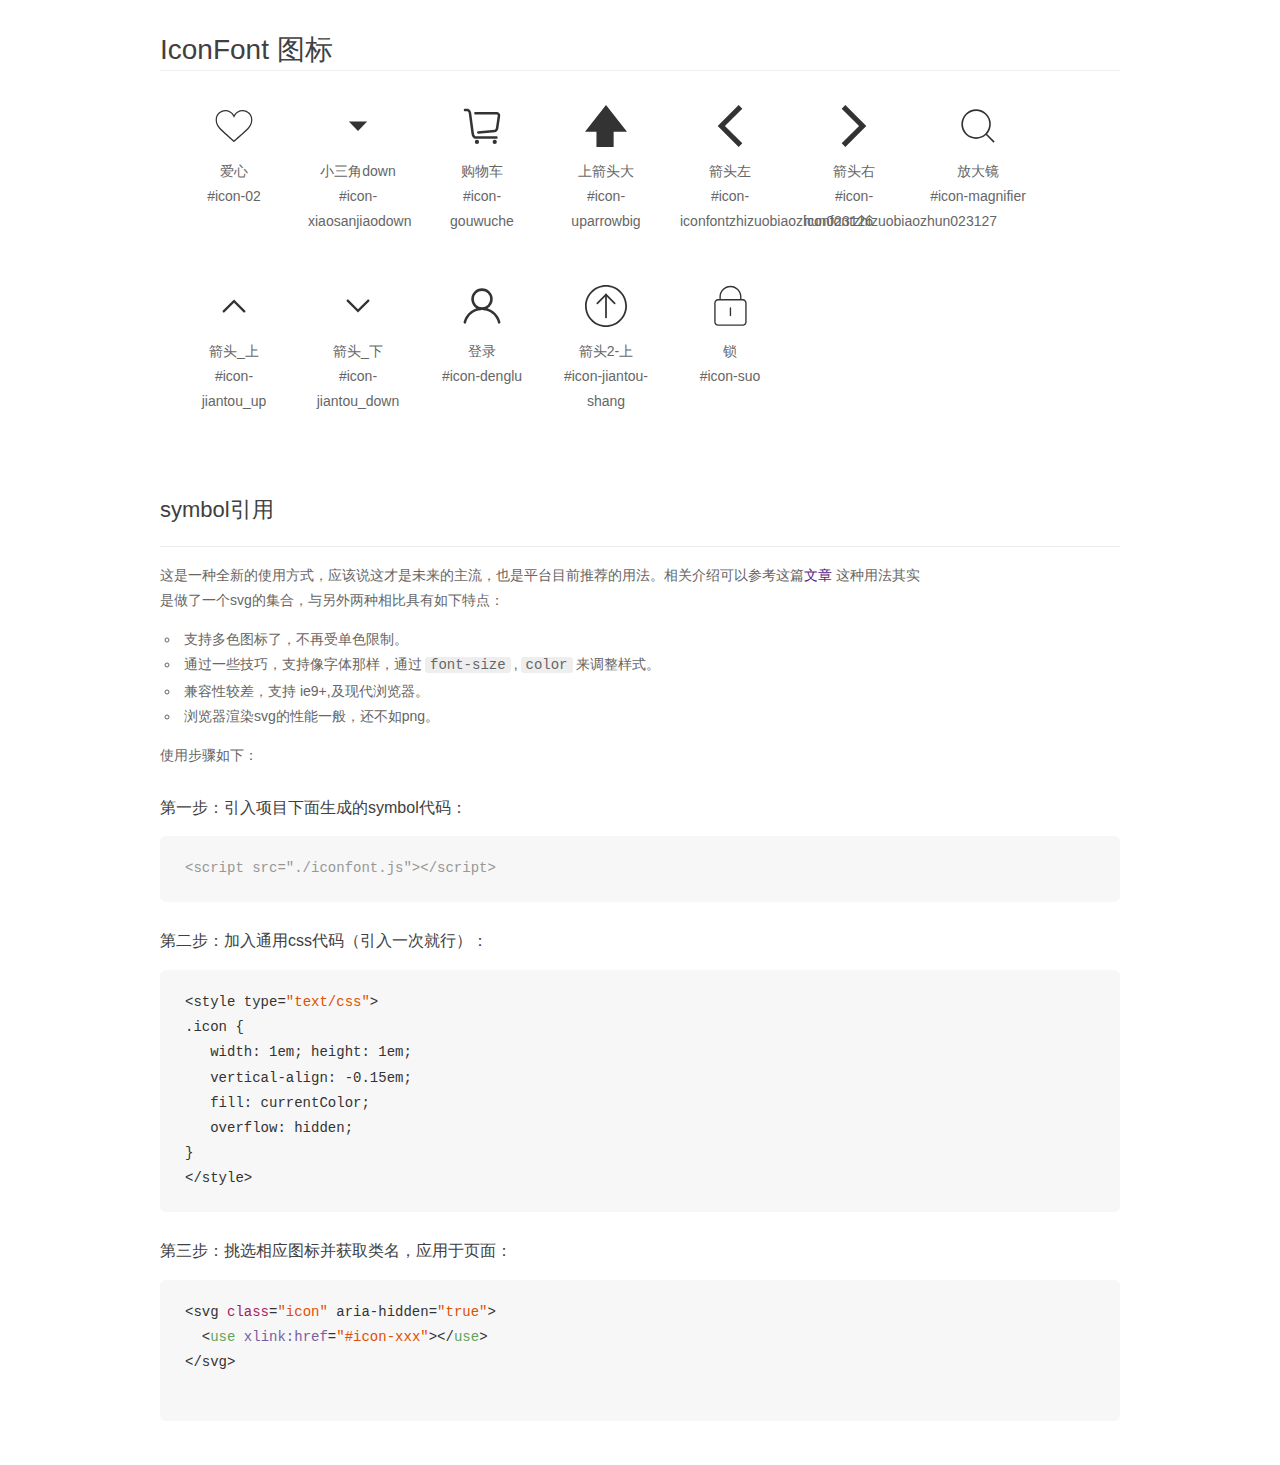
<file: iconfont/demo_symbol.html>
<!DOCTYPE html>
<html>
<head>
    <meta charset="utf-8"/>
    <title>IconFont</title>
    <link rel="stylesheet" href="demo.css">
    <script src="iconfont.js"></script>

    <style type="text/css">
        .icon {
          /* 通过设置 font-size 来改变图标大小 */
          width: 1em; height: 1em;
          /* 图标和文字相邻时，垂直对齐 */
          vertical-align: -0.15em;
          /* 通过设置 color 来改变 SVG 的颜色/fill */
          fill: currentColor;
          /* path 和 stroke 溢出 viewBox 部分在 IE 下会显示
             normalize.css 中也包含这行 */
          overflow: hidden;
        }

    </style>
</head>
<body>
    <div class="main markdown">
        <h1>IconFont 图标</h1>
        <ul class="icon_lists clear">
            
                <li>
                    <svg class="icon" aria-hidden="true">
                        <use xlink:href="#icon-02"></use>
                    </svg>
                    <div class="name">爱心</div>
                    <div class="fontclass">#icon-02</div>
                </li>
            
                <li>
                    <svg class="icon" aria-hidden="true">
                        <use xlink:href="#icon-xiaosanjiaodown"></use>
                    </svg>
                    <div class="name">小三角down</div>
                    <div class="fontclass">#icon-xiaosanjiaodown</div>
                </li>
            
                <li>
                    <svg class="icon" aria-hidden="true">
                        <use xlink:href="#icon-gouwuche"></use>
                    </svg>
                    <div class="name">购物车</div>
                    <div class="fontclass">#icon-gouwuche</div>
                </li>
            
                <li>
                    <svg class="icon" aria-hidden="true">
                        <use xlink:href="#icon-uparrowbig"></use>
                    </svg>
                    <div class="name">上箭头大</div>
                    <div class="fontclass">#icon-uparrowbig</div>
                </li>
            
                <li>
                    <svg class="icon" aria-hidden="true">
                        <use xlink:href="#icon-iconfontzhizuobiaozhun023126"></use>
                    </svg>
                    <div class="name">箭头左</div>
                    <div class="fontclass">#icon-iconfontzhizuobiaozhun023126</div>
                </li>
            
                <li>
                    <svg class="icon" aria-hidden="true">
                        <use xlink:href="#icon-iconfontzhizuobiaozhun023127"></use>
                    </svg>
                    <div class="name">箭头右</div>
                    <div class="fontclass">#icon-iconfontzhizuobiaozhun023127</div>
                </li>
            
                <li>
                    <svg class="icon" aria-hidden="true">
                        <use xlink:href="#icon-magnifier"></use>
                    </svg>
                    <div class="name">放大镜</div>
                    <div class="fontclass">#icon-magnifier</div>
                </li>
            
                <li>
                    <svg class="icon" aria-hidden="true">
                        <use xlink:href="#icon-jiantou_up"></use>
                    </svg>
                    <div class="name">箭头_上</div>
                    <div class="fontclass">#icon-jiantou_up</div>
                </li>
            
                <li>
                    <svg class="icon" aria-hidden="true">
                        <use xlink:href="#icon-jiantou_down"></use>
                    </svg>
                    <div class="name">箭头_下</div>
                    <div class="fontclass">#icon-jiantou_down</div>
                </li>
            
                <li>
                    <svg class="icon" aria-hidden="true">
                        <use xlink:href="#icon-denglu"></use>
                    </svg>
                    <div class="name">登录</div>
                    <div class="fontclass">#icon-denglu</div>
                </li>
            
                <li>
                    <svg class="icon" aria-hidden="true">
                        <use xlink:href="#icon-jiantou-shang"></use>
                    </svg>
                    <div class="name">箭头2-上</div>
                    <div class="fontclass">#icon-jiantou-shang</div>
                </li>
            
                <li>
                    <svg class="icon" aria-hidden="true">
                        <use xlink:href="#icon-suo"></use>
                    </svg>
                    <div class="name">锁</div>
                    <div class="fontclass">#icon-suo</div>
                </li>
            
        </ul>


        <h2 id="symbol-">symbol引用</h2>
        <hr>

        <p>这是一种全新的使用方式，应该说这才是未来的主流，也是平台目前推荐的用法。相关介绍可以参考这篇<a href="">文章</a>
        这种用法其实是做了一个svg的集合，与另外两种相比具有如下特点：</p>
        <ul>
          <li>支持多色图标了，不再受单色限制。</li>
          <li>通过一些技巧，支持像字体那样，通过<code>font-size</code>,<code>color</code>来调整样式。</li>
          <li>兼容性较差，支持 ie9+,及现代浏览器。</li>
          <li>浏览器渲染svg的性能一般，还不如png。</li>
        </ul>
        <p>使用步骤如下：</p>
        <h3 id="-symbol-">第一步：引入项目下面生成的symbol代码：</h3>
        <pre><code class="lang-js hljs javascript"><span class="hljs-comment">&lt;script src="./iconfont.js"&gt;&lt;/script&gt;</span></code></pre>
        <h3 id="-css-">第二步：加入通用css代码（引入一次就行）：</h3>
        <pre><code class="lang-js hljs javascript">&lt;style type=<span class="hljs-string">"text/css"</span>&gt;
.icon {
   width: <span class="hljs-number">1</span>em; height: <span class="hljs-number">1</span>em;
   vertical-align: <span class="hljs-number">-0.15</span>em;
   fill: currentColor;
   overflow: hidden;
}
&lt;<span class="hljs-regexp">/style&gt;</span></code></pre>
        <h3 id="-">第三步：挑选相应图标并获取类名，应用于页面：</h3>
        <pre><code class="lang-js hljs javascript">&lt;svg <span class="hljs-class"><span class="hljs-keyword">class</span></span>=<span class="hljs-string">"icon"</span> aria-hidden=<span class="hljs-string">"true"</span>&gt;<span class="xml"><span class="hljs-tag">
  &lt;<span class="hljs-name">use</span> <span class="hljs-attr">xlink:href</span>=<span class="hljs-string">"#icon-xxx"</span>&gt;</span><span class="hljs-tag">&lt;/<span class="hljs-name">use</span>&gt;</span>
</span>&lt;<span class="hljs-regexp">/svg&gt;
        </span></code></pre>
    </div>
</body>
</html>
</file>
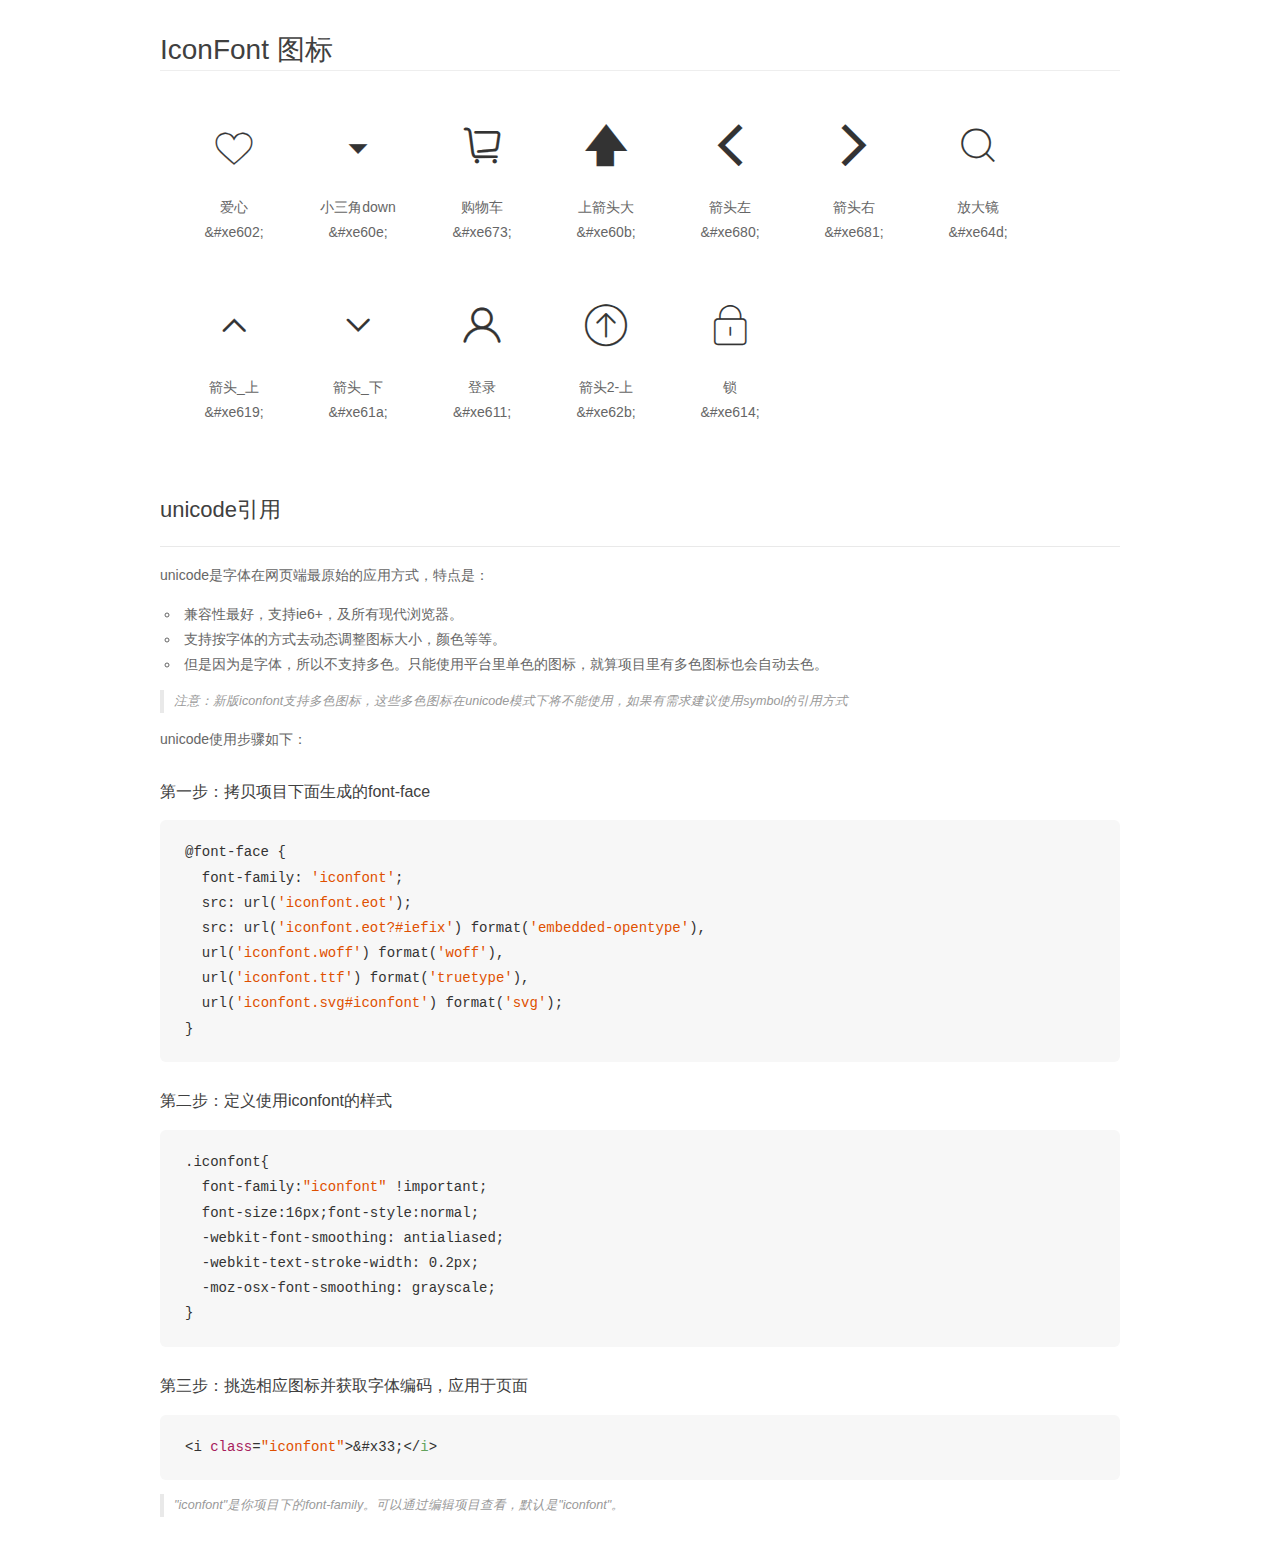
<file: iconfont/demo_unicode.html>
<!DOCTYPE html>
<html>
<head>
    <meta charset="utf-8"/>
    <title>IconFont</title>
    <link rel="stylesheet" href="demo.css">

    <style type="text/css">

        @font-face {font-family: "iconfont";
          src: url('iconfont.eot'); /* IE9*/
          src: url('iconfont.eot#iefix') format('embedded-opentype'), /* IE6-IE8 */
          url('iconfont.woff') format('woff'), /* chrome, firefox */
          url('iconfont.ttf') format('truetype'), /* chrome, firefox, opera, Safari, Android, iOS 4.2+*/
          url('iconfont.svg#iconfont') format('svg'); /* iOS 4.1- */
        }

        .iconfont {
          font-family:"iconfont" !important;
          font-size:16px;
          font-style:normal;
          -webkit-font-smoothing: antialiased;
          -webkit-text-stroke-width: 0.2px;
          -moz-osx-font-smoothing: grayscale;
        }

    </style>
</head>
<body>
    <div class="main markdown">
        <h1>IconFont 图标</h1>
        <ul class="icon_lists clear">
            
                <li>
                <i class="icon iconfont">&#xe602;</i>
                    <div class="name">爱心</div>
                    <div class="code">&amp;#xe602;</div>
                </li>
            
                <li>
                <i class="icon iconfont">&#xe60e;</i>
                    <div class="name">小三角down</div>
                    <div class="code">&amp;#xe60e;</div>
                </li>
            
                <li>
                <i class="icon iconfont">&#xe673;</i>
                    <div class="name">购物车</div>
                    <div class="code">&amp;#xe673;</div>
                </li>
            
                <li>
                <i class="icon iconfont">&#xe60b;</i>
                    <div class="name">上箭头大</div>
                    <div class="code">&amp;#xe60b;</div>
                </li>
            
                <li>
                <i class="icon iconfont">&#xe680;</i>
                    <div class="name">箭头左</div>
                    <div class="code">&amp;#xe680;</div>
                </li>
            
                <li>
                <i class="icon iconfont">&#xe681;</i>
                    <div class="name">箭头右</div>
                    <div class="code">&amp;#xe681;</div>
                </li>
            
                <li>
                <i class="icon iconfont">&#xe64d;</i>
                    <div class="name">放大镜</div>
                    <div class="code">&amp;#xe64d;</div>
                </li>
            
                <li>
                <i class="icon iconfont">&#xe619;</i>
                    <div class="name">箭头_上</div>
                    <div class="code">&amp;#xe619;</div>
                </li>
            
                <li>
                <i class="icon iconfont">&#xe61a;</i>
                    <div class="name">箭头_下</div>
                    <div class="code">&amp;#xe61a;</div>
                </li>
            
                <li>
                <i class="icon iconfont">&#xe611;</i>
                    <div class="name">登录</div>
                    <div class="code">&amp;#xe611;</div>
                </li>
            
                <li>
                <i class="icon iconfont">&#xe62b;</i>
                    <div class="name">箭头2-上</div>
                    <div class="code">&amp;#xe62b;</div>
                </li>
            
                <li>
                <i class="icon iconfont">&#xe614;</i>
                    <div class="name">锁</div>
                    <div class="code">&amp;#xe614;</div>
                </li>
            
        </ul>
        <h2 id="unicode-">unicode引用</h2>
        <hr>

        <p>unicode是字体在网页端最原始的应用方式，特点是：</p>
        <ul>
        <li>兼容性最好，支持ie6+，及所有现代浏览器。</li>
        <li>支持按字体的方式去动态调整图标大小，颜色等等。</li>
        <li>但是因为是字体，所以不支持多色。只能使用平台里单色的图标，就算项目里有多色图标也会自动去色。</li>
        </ul>
        <blockquote>
        <p>注意：新版iconfont支持多色图标，这些多色图标在unicode模式下将不能使用，如果有需求建议使用symbol的引用方式</p>
        </blockquote>
        <p>unicode使用步骤如下：</p>
        <h3 id="-font-face">第一步：拷贝项目下面生成的font-face</h3>
        <pre><code class="lang-js hljs javascript">@font-face {
  font-family: <span class="hljs-string">'iconfont'</span>;
  src: url(<span class="hljs-string">'iconfont.eot'</span>);
  src: url(<span class="hljs-string">'iconfont.eot?#iefix'</span>) format(<span class="hljs-string">'embedded-opentype'</span>),
  url(<span class="hljs-string">'iconfont.woff'</span>) format(<span class="hljs-string">'woff'</span>),
  url(<span class="hljs-string">'iconfont.ttf'</span>) format(<span class="hljs-string">'truetype'</span>),
  url(<span class="hljs-string">'iconfont.svg#iconfont'</span>) format(<span class="hljs-string">'svg'</span>);
}
</code></pre>
        <h3 id="-iconfont-">第二步：定义使用iconfont的样式</h3>
        <pre><code class="lang-js hljs javascript">.iconfont{
  font-family:<span class="hljs-string">"iconfont"</span> !important;
  font-size:<span class="hljs-number">16</span>px;font-style:normal;
  -webkit-font-smoothing: antialiased;
  -webkit-text-stroke-width: <span class="hljs-number">0.2</span>px;
  -moz-osx-font-smoothing: grayscale;
}
</code></pre>
        <h3 id="-">第三步：挑选相应图标并获取字体编码，应用于页面</h3>
        <pre><code class="lang-js hljs javascript">&lt;i <span class="hljs-class"><span class="hljs-keyword">class</span></span>=<span class="hljs-string">"iconfont"</span>&gt;&amp;#x33;<span class="xml"><span class="hljs-tag">&lt;/<span class="hljs-name">i</span>&gt;</span></span></code></pre>

        <blockquote>
        <p>"iconfont"是你项目下的font-family。可以通过编辑项目查看，默认是"iconfont"。</p>
        </blockquote>
    </div>


</body>
</html>
</file>
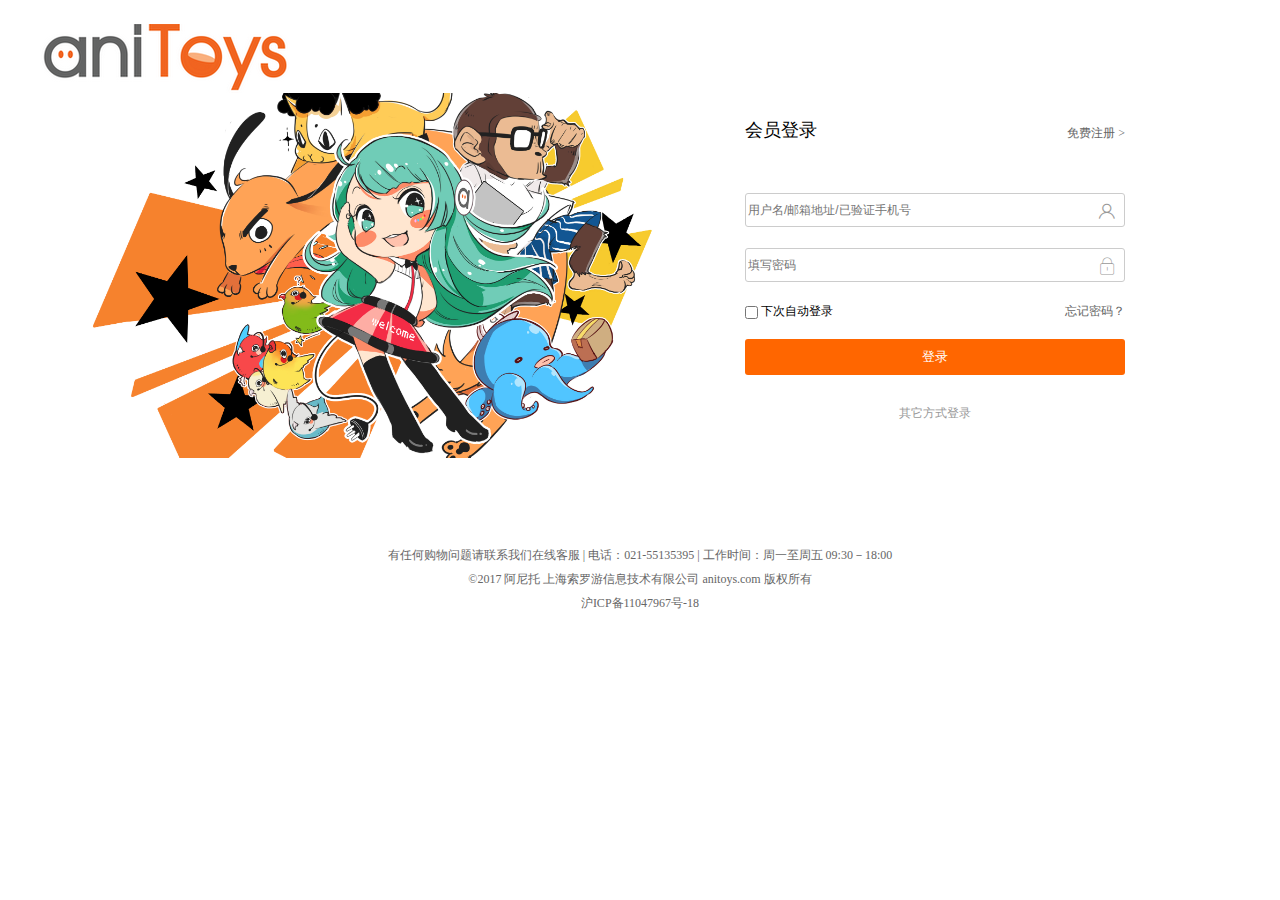
<file: sass/html/login.html>
<!DOCTYPE html>
<html lang="en">

<head>
    <meta charset="UTF-8">
    <meta name="viewport" content="width=device-width, initial-scale=1.0">
    <meta http-equiv="X-UA-Compatible" content="ie=edge">
    <title>anitoys.login</title>
    <link rel="stylesheet" href="../../iconfont/iconfont.css">
    <link rel="stylesheet" href="../css/base.css">
    <link rel="stylesheet" href="../css/login.css">
</head>

<body>
    <div id="header">
        <div class="container">
            <div class="logo">
                <a href="../index.html">
                    <img src="../../images/logo.jpg" alt="">
                </a>
            </div>
        </div>
    </div>
    <div id="main">
        <div class="container">
            <div class="main-banner">

            </div>
            <div class="main-right">
                <form action="../php/login1.php" method="post" id="form">
                    <div class="login-header">
                        <h5>会员登录</h5>
                        <a href="../html/register.html">免费注册&nbsp;></a>
                    </div>
                    <div class="form-control">
                        <ul>
                            <li class="form-row">
                                <p class="caution"></p>
                                <span class="form-act">
                                    <input class="account" type="text" name="uname" placeholder="用户名/邮箱地址/已验证手机号" autofocus="autofocus">
                                    <i class="iconfont icon-denglu"></i>
                                </span>
                            </li>
                            <li class="form-row">
                                <span class="form-act">
                                    <input class="password" name="upwd" autofocus="autofocus" type="text" placeholder="填写密码">
                                    <i class="iconfont icon-suo"></i>
                                </span>
                            </li>
                            <li class="form-row-text">
                                <div class="auto-login">
                                    <input type="checkbox" name="" id="check-wrap">
                                    <label for="check-wrap">下次自动登录</label>
                                </div>
                                <div class="forget-or-signin">
                                    <a href="">忘记密码？</a>
                                </div>
                            </li>
                            <li class="form-row-text">
                                <button type="submit" class="login-btn">登录</button>
                            </li>
                        </ul>
                    </div>

                </form>
                <div class="another-login">其它方式登录</div>
            </div>
        </div>
        <div id="footer">
            <div class="container">
                <p>有任何购物问题请联系我们在线客服 | 电话：021-55135395 | 工作时间：周一至周五 09:30－18:00 </p>
                <p>©2017 阿尼托 上海索罗游信息技术有限公司 anitoys.com 版权所有</p>
                <p>沪ICP备11047967号-18</p>
            </div>
        </div>
</body>

</html>
<script src="../../js/jquery.min.js"></script>
<script>
    //获取焦点
    $("input").focus(function () {
        $(this).css({ "border": "1px solid skyblue", "box-shadow": "0px 0px 1px 1px skyblue" });
    });
    $("input").blur(function () {
        $(this).css({ "border": "1px solid #cccccc", "box-shadow": "none" });
    });


    //验证是否输入账号和密码
    var flag = false;
    $(".login-btn").click(function () {
        if ($(".account").val() == "") {
            $(".caution").css("display", "block").html("请输入账号");
            flag = false;
        } else if ($(".password").val() == "") {
            $(".caution").css("display", "block").html("请输入密码");
            flag = false;
        } else {
            $.ajax({
                type: "post",
                url: "../php/login.php",
                data: {
                    uname: $(".account").val(),
                    upwd: $(".password").val()
                },
                success: function (res) {
                    if (res == 1) {
                        flag = true;
                        // window.localStorage.setItem("name", "uname");
                        // $(location).attr('href', '../index.html');

                    } else if (res == 0) {
                        flag = false;
                        $(".caution").css("display", "block").html("密码错误");
                    } else {
                        flag = false;
                        $(".caution").css("display", "block").html("该用户名不存在");
                    }
                }
            });
        }

    });



    $("input").keyup(function () {
        if ($(this).val() != "") {
            $(".caution").css("display", "none");
        }
    });

    $("form").submit(function () {
        if (flag) {
            return true;
        } else {
            return false;
        }
    });

</script>
</file>
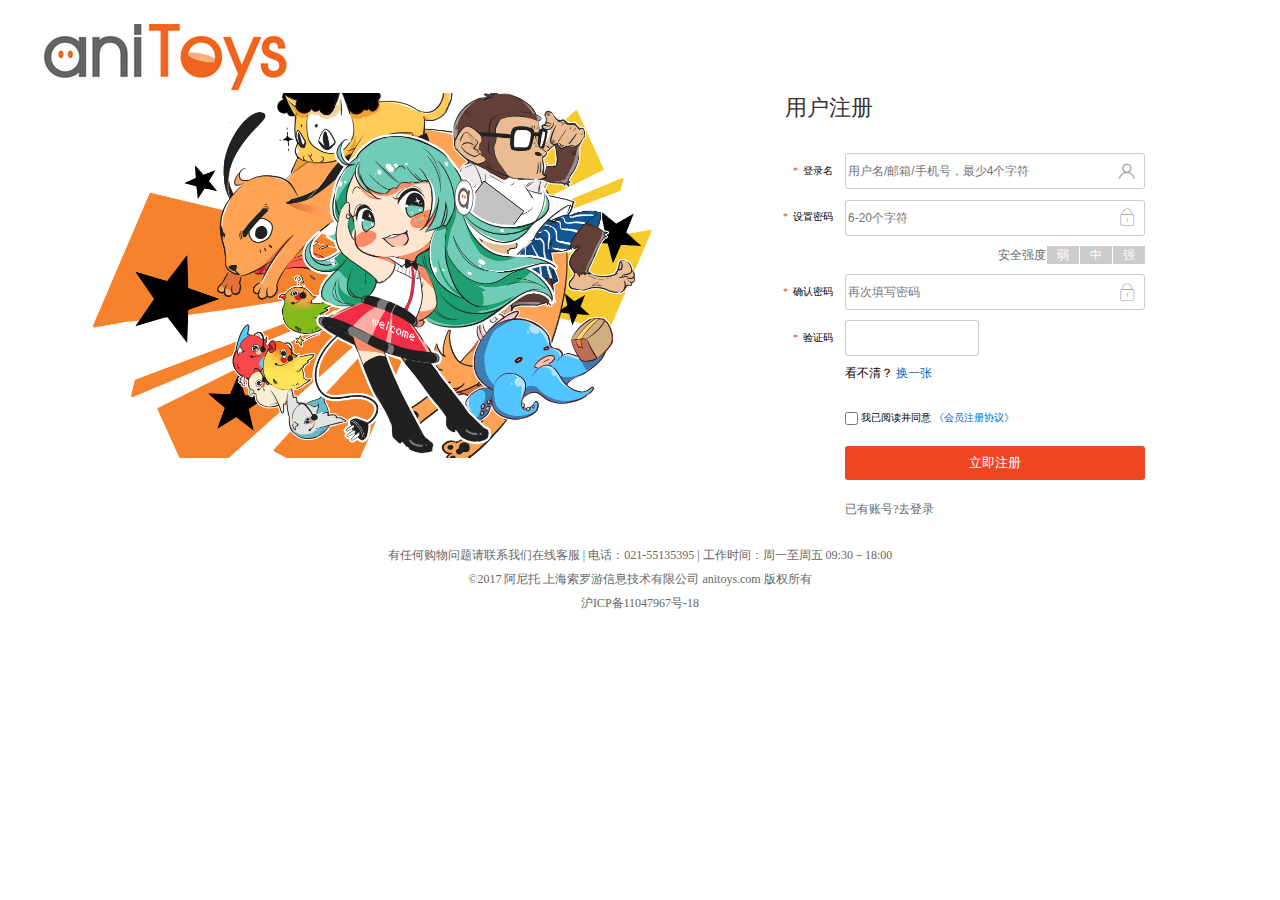
<file: sass/html/register.html>
<!DOCTYPE html>
<html lang="en">

<head>
    <meta charset="UTF-8">
    <meta name="viewport" content="width=device-width, initial-scale=1.0">
    <meta http-equiv="X-UA-Compatible" content="ie=edge">
    <title>register</title>
    <link rel="stylesheet" href="../../iconfont/iconfont.css">
    <link rel="stylesheet" href="../css/base.css">
    <link rel="stylesheet" href="../css/register.css">

</head>

<body>
    <div id="header">
        <div class="container">
            <div class="logo">
                <a href="../index.html">
                    <img src="../../images/logo.jpg" alt="">
                </a>
            </div>
        </div>
    </div>
    <div id="main">
        <div class="container">
            <div class="error"></div>
            <div class="main-banner">

            </div>
            <div class="main-right">
                <div class="register-form">
                    <h1>用户注册</h1>
                    <form id="from" action="../php/register.php" method="POST">
                        <ul>

                            <li class="from-row">
                                <p class="caution"></p>
                                <label for="account">
                                    <i>*</i>登录名</label>
                                <span class="from-act">
                                    <input type="text" id="account" class="from-label" name="uname" placeholder="用户名/邮箱/手机号，最少4个字符">
                                    <i class="iconfont icon-denglu"></i>
                                </span>

                            </li>
                            <li class="from-row">
                                <label for="pwd">
                                    <i>*</i>设置密码</label>
                                <span class="from-act">
                                    <input type="password" id="pwd" class="from-label" name="upwd" placeholder="6-20个字符">
                                    <i class="iconfont icon-suo"></i>
                                    <div class="password-check">
                                        <p>安全强度</p>
                                        <span>
                                            <em class="strong">强</em>
                                            <em class="medium">中</em>
                                            <em class="weak">弱</em>
                                        </span>
                                    </div>
                                </span>
                                <div class="error"></div>
                            </li>
                            <li class="from-row">
                                <label for="pwd-second">
                                    <i>*</i>确认密码</label>
                                <span class="from-act">
                                    <input type="text" id="pwd-second" class="from-label" placeholder="再次填写密码">
                                    <i class="iconfont icon-suo"></i>
                                </span>
                                <div class="error"></div>
                            </li>
                            <li class="from-row">
                                <label for="v-code">
                                    <i>*</i>验证码</label>
                                <span class="from-act">
                                    <input type="text" id="v-code" class="from-label">
                                    <div class="change">
                                        <p>看不清？</p>
                                        <a href="">换一张</a>
                                    </div>
                                </span>
                            </li>
                            <li class="from-row">
                                <label for=""></label>
                                <span class="from-act">
                                    <input type="checkbox" name="" id="consent">
                                    <label for="consent" class="consent">
                                        我已阅读并同意
                                        <a href="">《会员注册协议》</a>
                                    </label>
                                </span>
                            </li>
                            <li class="from-row">
                                <label for=""></label>
                                <span class="from-act">
                                    <button class="submit" type="submit">立即注册</button>
                                </span>
                            </li>
                            <li class="from-row">
                                <label for=""></label>
                                <span class="from-act">
                                    <a href="../html/login.html">已有账号?去登录</a>
                                </span>
                            </li>
                        </ul>
                    </form>
                </div>
            </div>
        </div>
    </div>
    <div id="footer">
        <div class="container">
            <p>有任何购物问题请联系我们在线客服 | 电话：021-55135395 | 工作时间：周一至周五 09:30－18:00 </p>
            <p>©2017 阿尼托 上海索罗游信息技术有限公司 anitoys.com 版权所有</p>
            <p>沪ICP备11047967号-18</p>
        </div>
    </div>
</body>

</html>
<script src="../../js/jquery.min.js"></script>
<script>
    $("input").focus(function () {
        $(this).css({ "border": "1px solid skyblue", "box-shadow": "0px 0px 1px 1px skyblue" });
    });
    $("input").blur(function () {
        $(this).css({ "border": "1px solid #cccccc", "box-shadow": "none" });
    });

    var flag = false;
    // $("#account").blur(function () {

    // });



    //账号验证--------------------------------
    var flag0 = false;
    $("#account").blur(function () {
        var str = $(this).val();
        var rel = /^[a-zA-Z][a-zA-Z0-9_]{5,19}$/
        if (!rel.test(str)) {
            $(".caution").css("display", "block").html("请输入6-20的字母数字或下划线（首位为字母）");
            flag0 = false;
        } else {
            $(".caution").css("display", "none");
            $.ajax({
                type: "get",
                url: "../php/usernameCheck.php",
                data: {
                    uname: $(this).val()
                },
                success: function (res) {
                    if (res == 1) {
                        flag = false;
                        $(".caution").css("display", "block").html("用户名已存在，请重新输入");
                    } else {
                        flag = true;
                        $(".caution").css("display", "block").html("可用").delay(2000).fadeOut(200);
                    }
                }
            });
            flag0 = true;
        }
        return flag0;
    });
    //密码验证----------------------------------
    var flag1 = false;
    $("#pwd").blur(function () {

        var str = $(this).val();
        var rel = /^\S{6,20}$/;
        if ($("#pwd").val() == "") {
            if ($("#account").val() == "") {
                $(".caution").css("display", "block").html("请输入账号和密码");
                flag1 = false;
            } else {
                $(".caution").css("display", "block").html("请输入密码");
                flag1 = false;
            }

        } else {
            if (!rel.test(str)) {
                $(".caution").css("display", "block").html("含非法字符或长度不够，请重新输入密码");
                flag1 = false;
            }
            else {
                $(".caution").css("display", "none");
                flag1 = true;
            }
        }
        return flag1;
    });
    var flag2 = false;
    $("#pwd").keyup(function () {
        $(".caution").css("display", "none");

        var rel = /^\S{6,20}$/;
        var rel1 = /^\S+$/
        var str = $(this).val();
        if (rel.test(str)) {
            $(".weak").css({ background: "#e22335" });
            if (checkPass()) {
                $(".medium").css({ background: "#ff8135" });
                if (str.length > 11) {
                    $(".strong").css({ background: "#8AB65D" });
                } else {
                    $(".strong").css({ background: "#CCCCCC" });
                }
            } else {
                $(".medium").css({ background: "#CCCCCC" });
            }
            flag2 = true;
        } else {
            $(".weak").css({ background: "#CCCCCC" });
            flag2 = false;
        }
        return flag2;
    });
    var pwd = document.getElementById("pwd");
    function checkPass() {
        if (pwd.value.search(/[A-Z]/) != -1 && pwd.value.search(/[a-z]/) != -1) {
            return true;
        } else if (pwd.value.search(/[A-Z]/) != -1 && pwd.value.search(/[0-9]/) != -1) {
            return true;
        } else if (pwd.value.search(/[a-z]/) != -1 && pwd.value.search(/[0-9]/) != -1) {
            return true;
        } else if (pwd.value.search(/[a-z]/) != -1 && pwd.value.search(/[^0-9a-zA-Z\s]/) != -1) {
            return true;
        } else if (pwd.value.search(/[A-Z]/) != -1 && pwd.value.search(/[^0-9a-zA-Z\s]/) != -1) {
            return true;
        } else if (pwd.value.search(/[0-9]/) != -1 && pwd.value.search(/[^0-9a-zA-Z\s]/) != -1) {
            return true;
        } else {
            return false;
        }
    };
    //确认密码验证
    var flag3 = false;
    $("#pwd-second").blur(function () {

        if ($(this).val() != $("#pwd").val()) {
            $(".caution").css("display", "block").html("密码输入有误");
            flag3 = false;
        } else {
            flag3 = true;
        }
        return flag3;
    });

    // $(".submit").click(function () {
    //         if ($("#account").val() == "") {
    //             $(".error").html("请输入需注册账号").stop().show().delay(2000).fadeOut().delay(1000);
    //             $("form").submit(function () {
    //                 return false;
    //             });
    //         } else if ($("#pwd").val() == "") {
    //             $(".error").html("请输入密码").stop().show().delay(2000).fadeOut().delay(1000);
    //             $("form").submit(function () {
    //                 return false;
    //             });
    //         }else{

    //         }

    //     });
    $("form").submit(function () {
        console.log(flag, flag1, flag2, flag3);
        if (flag && flag0 && flag1 && flag2 && flag3) {
            return true;
        } else {
            return false;
        }
    });


</script>
</file>
<file: iconfont/iconfont.css>
@font-face {font-family: "iconfont";
  src: url('iconfont.eot?t=1542010405773'); /* IE9*/
  src: url('iconfont.eot?t=1542010405773#iefix') format('embedded-opentype'), /* IE6-IE8 */
  url('[data-uri]') format('woff'),
  url('iconfont.ttf?t=1542010405773') format('truetype'), /* chrome, firefox, opera, Safari, Android, iOS 4.2+*/
  url('iconfont.svg?t=1542010405773#iconfont') format('svg'); /* iOS 4.1- */
}

.iconfont {
  font-family:"iconfont" !important;
  font-size:16px;
  font-style:normal;
  -webkit-font-smoothing: antialiased;
  -moz-osx-font-smoothing: grayscale;
}

.icon-02:before { content: "\e602"; }

.icon-xiaosanjiaodown:before { content: "\e60e"; }

.icon-gouwuche:before { content: "\e673"; }

.icon-uparrowbig:before { content: "\e60b"; }

.icon-iconfontzhizuobiaozhun023126:before { content: "\e680"; }

.icon-iconfontzhizuobiaozhun023127:before { content: "\e681"; }

.icon-magnifier:before { content: "\e64d"; }

.icon-jiantou_up:before { content: "\e619"; }

.icon-jiantou_down:before { content: "\e61a"; }

.icon-denglu:before { content: "\e611"; }

.icon-jiantou-shang:before { content: "\e62b"; }

.icon-suo:before { content: "\e614"; }
</file>
<file: sass/css/base.css>
html, body, ul, li, ol, dl, dd, dt, p, h1, h2, h3, h4, h5, h6, form, fieldset, legend, img, input {
    margin: 0;
    padding: 0;
}

* {
    box-sizing: border-box;
    -webkit-box-sizing: border-box;
}

fieldset, img, input, button {
    border: 0 none;
    padding: 0;
    margin: 0;
    outline-style: none;
}

ul, li, ol {
    list-style: none;
}

select, input {
    vertical-align: middle;
}

/*select, input, textarea { font-size:12px; margin:0; }*/

textarea {
    resize: none;
}

/*防止拖动*/

img {
    border: 0;
    vertical-align: middle;
}

/*  去掉图片低测默认的3像素空白缝隙，或者用display：block也可以*/

/* table { border-collapse:collapse; } */

a {
    text-decoration: none;
    color: #666;
}

.clearfix {
    /*清楚浮动*/
    content: "";
    clear: both;
    overflow: hidden;
    display: block;
    height: 0;
    visibility: hidden;
}

.clearfix:after {
    clear: both;
}

.clearfix {
    *zoom: 1;
    /*IE/7/6*/
}

h1, h2, h3, h4, h5, h6 {
    font-weight: normal;
    font-size: 1em;
}

/*设置h标签的大小，设置跟父亲一样大的字体font-size:100%;*/

s, i, em {
    font-style: normal;
    text-decoration: none;
}

/*公共类*/

.container {
    width: 1200px;
    height: 100%;
    margin: 0 auto;
}

.fl {
    float: left;
}

.fr {
    float: right;
}

.ac {
    text-align: center;
}

.hide {
    display: none;
}

.f12 {
    font-size: 12px;
}

.f14 {
    font-size: 14px;
}

.f16 {
    font-size: 16px;
}
</file>
<file: sass/css/index.css>
body {
  font-size: 75%; }

#top-nav {
  line-height: 28px;
  height: 28px;
  background: #f2f2f2;
  color: #666; }
  #top-nav .top-nav-left {
    float: left; }
    #top-nav .top-nav-left a {
      display: inline-block;
      margin: 0 5px; }
    #top-nav .top-nav-left #login {
      margin-left: 30px; }
    #top-nav .top-nav-left #register {
      color: #ff6600; }
  #top-nav .top-nav-right {
    float: right;
    width: 440px;
    height: 28px; }
    #top-nav .top-nav-right > ul {
      height: 28px; }
      #top-nav .top-nav-right > ul > li {
        float: left;
        position: relative; }
        #top-nav .top-nav-right > ul > li a {
          padding: 0 5px;
          display: block; }
        #top-nav .top-nav-right > ul > li:hover > a {
          color: #ff6600;
          background: white; }
        #top-nav .top-nav-right > ul > li:hover ul {
          display: block; }
          #top-nav .top-nav-right > ul > li:hover ul :hover {
            color: #ff6600; }
        #top-nav .top-nav-right > ul > li > ul {
          width: 110px;
          display: none;
          border: 1px solid #cccccc;
          border-top: none;
          position: absolute;
          background: white;
          z-index: 5; }

#header {
  height: 150px; }
  #header .banner {
    height: 100%;
    background: url(../../images/banner.jpg) no-repeat center center;
    background-size: 100%; }
    #header .banner #search {
      height: 50px;
      width: 680px;
      position: relative;
      top: 50px;
      left: 260px;
      background: #ff6600;
      border-radius: 5px; }
      #header .banner #search form {
        height: 100%; }
      #header .banner #search i {
        position: absolute;
        font-size: 30px;
        left: 8px;
        top: 10px;
        color: #ccc; }
      #header .banner #search input {
        border: 2px solid #ff6600;
        border-radius: 5px;
        width: 595px;
        height: 50px;
        float: left;
        color: #ccc;
        padding-left: 40px; }
      #header .banner #search #clickSearch {
        width: 80px;
        height: 50px;
        float: left;
        background: #ff6600;
        text-align: center;
        line-height: 50px;
        font-size: 14px;
        color: white;
        position: absolute; }
      #header .banner #search #hotSearch {
        width: 600px;
        height: 18px;
        padding-top: 10px; }
        #header .banner #search #hotSearch li {
          float: left;
          margin: 0 5px;
          color: #ff6600; }
          #header .banner #search #hotSearch li a {
            color: #ff6600; }
    #header .banner .shoppingCart {
      float: right;
      height: 37px;
      line-height: 37px;
      width: 155px;
      border: 1px solid #ccc;
      border-radius: 4px;
      background: #f7f7f7;
      position: relative; }
      #header .banner .shoppingCart i {
        float: left;
        color: #ff6600;
        padding-left: 20px;
        margin-right: 10px;
        font-size: 18px; }
      #header .banner .shoppingCart a {
        font-size: 14px;
        color: #666666;
        display: block; }
      #header .banner .shoppingCart .shopping-num {
        background: #ff6600;
        border-bottom-left-radius: 0;
        bottom: 23px;
        right: 3px;
        position: absolute;
        padding-left: 5px;
        padding-right: 5px;
        min-width: 20px;
        height: 20px;
        line-height: 20px;
        text-align: center;
        font-size: 12px;
        color: #fff;
        border-radius: 20px 20px 20px 0;
        font-weight: normal; }

#nav {
  height: 40px;
  background: #ff6600;
  line-height: 40px;
  font-size: 14px; }
  #nav .nav-link-header {
    float: left;
    width: 250px;
    text-align: center; }
    #nav .nav-link-header > span .nav-list {
      position: absolute;
      width: 250px;
      height: 336px;
      background: #f5f5f5;
      text-align: left;
      z-index: 99; }
      #nav .nav-link-header > span .nav-list .navLi:nth-child(1) i {
        color: #fdd053; }
      #nav .nav-link-header > span .nav-list .navLi:nth-child(2) i {
        color: #e65c00; }
      #nav .nav-link-header > span .nav-list .navLi:nth-child(3) i {
        color: #64abea; }
      #nav .nav-link-header > span .nav-list .navLi:nth-child(4) i {
        color: #b081d3; }
      #nav .nav-link-header > span .nav-list .navLi:nth-child(5) i {
        color: #4bccad; }
      #nav .nav-link-header > span .nav-list .navLi {
        position: relative; }
        #nav .nav-link-header > span .nav-list .navLi .navLi-content {
          height: 42px;
          line-height: 42px;
          padding: 0 10px;
          font-size: 14px; }
          #nav .nav-link-header > span .nav-list .navLi .navLi-content a {
            display: block; }
            #nav .nav-link-header > span .nav-list .navLi .navLi-content a i {
              padding-right: 6px; }
        #nav .nav-link-header > span .nav-list .navLi:hover .navLi-content a {
          color: white; }
        #nav .nav-link-header > span .nav-list .navLi:hover .navLi-list {
          display: block; }
        #nav .nav-link-header > span .nav-list .navLi .navLi-list {
          display: none;
          position: absolute;
          top: 0;
          left: 250px;
          z-index: 20;
          width: 760px;
          border: 1px solid #ff6600;
          padding-top: 10px;
          padding-bottom: 10px;
          background: rgba(248, 248, 248, 0.95); }
          #nav .nav-link-header > span .nav-list .navLi .navLi-list .navLi-list-item {
            height: 40px;
            text-align: center; }
            #nav .nav-link-header > span .nav-list .navLi .navLi-list .navLi-list-item .navLi-list-title {
              font-weight: bold;
              float: left;
              width: 70px;
              color: #666; }
            #nav .nav-link-header > span .nav-list .navLi .navLi-list .navLi-list-item ul {
              margin-left: 30px;
              float: left; }
              #nav .nav-link-header > span .nav-list .navLi .navLi-list .navLi-list-item ul li {
                float: left;
                margin-right: 15px; }
                #nav .nav-link-header > span .nav-list .navLi .navLi-list .navLi-list-item ul li i {
                  margin-left: 10px; }
    #nav .nav-link-header > span > .alltoys {
      color: white;
      display: block; }
    #nav .nav-link-header > span:hover .nav-list {
      display: block; }
  #nav .nav-link-list {
    float: left; }
    #nav .nav-link-list a {
      float: left;
      color: white;
      display: block;
      height: 40px;
      width: 90px;
      text-align: center; }
      #nav .nav-link-list a:hover {
        background: #e65c00; }
    #nav .nav-link-list .home {
      background: #e65c00; }

.main {
  background: white; }
  .main .main-top {
    height: 360px;
    background: white; }
    .main .main-top .main-top-list {
      height: 360px;
      width: 225px;
      float: left;
      border-top: none; }
    .main .main-top .slideshow {
      height: 360px;
      width: 680px;
      margin-left: 35px;
      float: left;
      overflow: hidden;
      padding: 10px 0 0 0px;
      position: relative; }
      .main .main-top .slideshow .slideshow-content {
        z-index: 10;
        width: 4080px;
        position: absolute; }
        .main .main-top .slideshow .slideshow-content li {
          float: left; }
      .main .main-top .slideshow #bt {
        width: 300px;
        height: 20px;
        position: absolute;
        bottom: 40px;
        left: 240px;
        z-index: 11; }
        .main .main-top .slideshow #bt li {
          width: 20px;
          height: 8px;
          float: left;
          background: rgba(255, 255, 255, 0.8);
          margin: 0 10px; }
        .main .main-top .slideshow #bt .current {
          background: #ff6600; }
    .main .main-top .main-top-news {
      float: left;
      width: 250px;
      height: 310px;
      padding: 10px 20px;
      margin-top: 10px; }
      .main .main-top .main-top-news h3 {
        width: 230px;
        height: 24px;
        line-height: 24px;
        font-size: 16px;
        padding-left: 10px;
        border-left: 2px solid #ff6600; }
        .main .main-top .main-top-news h3 a {
          float: left; }
        .main .main-top .main-top-news h3 .newsMore {
          float: right; }
      .main .main-top .main-top-news .main-top-news-box {
        margin-left: 10px;
        padding-top: 15px; }
        .main .main-top .main-top-news .main-top-news-box li {
          height: 24px;
          margin-bottom: 10px; }
          .main .main-top .main-top-news .main-top-news-box li i {
            color: #ff6600;
            font-size: 10px; }
          .main .main-top .main-top-news .main-top-news-box li a {
            font-size: 14px; }
  .main .main-coupon {
    height: 200px; }
    .main .main-coupon .main-coupon-title {
      height: 40px;
      background: #f64f54;
      color: white;
      line-height: 40px;
      font-size: 16px;
      padding-left: 10px; }
    .main .main-coupon .main-coupon-box {
      height: 140px;
      width: 100%;
      padding: 0 0 20px 45px; }
      .main .main-coupon .main-coupon-box .main-coupon-item {
        width: 240px;
        height: 100px;
        margin: 20px 48px 0 0;
        float: left;
        background: #ff6600;
        border-radius: 10px;
        color: white; }
        .main .main-coupon .main-coupon-box .main-coupon-item .coupon-top {
          height: 60px;
          border-bottom: 1px dashed white; }
          .main .main-coupon .main-coupon-box .main-coupon-item .coupon-top span {
            width: 134px;
            padding: 15px 0 15px 15px;
            display: block;
            float: left; }
            .main .main-coupon .main-coupon-box .main-coupon-item .coupon-top span a {
              color: white;
              display: block; }
          .main .main-coupon .main-coupon-box .main-coupon-item .coupon-top p {
            width: 72px;
            height: 31px;
            font-size: 24px;
            float: left;
            padding: 12px;
            color: white; }
        .main .main-coupon .main-coupon-box .main-coupon-item .coupon-bottom {
          padding-top: 8px;
          text-align: center;
          font-size: 16px; }
  .main .first-floor {
    height: 500px; }
    .main .first-floor .floor-title {
      height: 40px;
      background: #ff6600;
      color: white;
      line-height: 40px;
      font-size: 16px;
      padding-left: 10px; }
      .main .first-floor .floor-title b {
        font-weight: normal;
        font-size: 20px;
        margin-right: 20px; }
    .main .first-floor .floor-left {
      width: 270px;
      height: 460px;
      border: 5px solid #eee;
      float: left;
      position: relative;
      overflow: hidden; }
      .main .first-floor .floor-left .big-img-mask {
        line-height: 122px;
        font-size: 24px;
        text-align: center;
        color: #fff;
        width: 100%;
        height: 122px;
        background: rgba(0, 0, 0, 0.5);
        position: absolute;
        bottom: 0;
        left: 0;
        transform: translateY(100%);
        transition: all 0.3s ease; }
      .main .first-floor .floor-left:hover .big-img-mask {
        bottom: 122px; }
    .main .first-floor .floor-right {
      margin-left: 10px;
      width: 920px;
      height: 460px;
      float: left; }
      .main .first-floor .floor-right ul li {
        width: 230px;
        height: 230px;
        border: 5px solid #eee;
        float: left;
        position: relative;
        overflow: hidden; }
        .main .first-floor .floor-right ul li a > img {
          width: 220px;
          height: 220px; }
        .main .first-floor .floor-right ul li .little-img-mask {
          width: 220px;
          height: 60px;
          color: #fff;
          background: rgba(0, 0, 0, 0.5);
          position: absolute;
          bottom: 0;
          transition: all 0.3s ease;
          transform: translateY(100%);
          padding: 10px 0; }
          .main .first-floor .floor-right ul li .little-img-mask h5 {
            height: 20px;
            line-height: 20px;
            padding: 0 10px;
            overflow: hidden;
            white-space: nowrap;
            text-overflow: ellipsis;
            font-weight: 400; }
          .main .first-floor .floor-right ul li .little-img-mask span {
            height: 20px;
            line-height: 20px;
            padding: 0 5px;
            overflow: hidden;
            white-space: nowrap;
            text-overflow: ellipsis;
            font-size: 12px; }
        .main .first-floor .floor-right ul li:hover .little-img-mask {
          bottom: 60px; }
  .main .second-floor {
    margin-top: 20px;
    height: 500px; }
    .main .second-floor .floor-title {
      height: 40px;
      background: #808080;
      color: white;
      line-height: 40px;
      font-size: 16px;
      padding-left: 10px; }
      .main .second-floor .floor-title b {
        font-weight: normal;
        font-size: 20px;
        margin-right: 20px; }
    .main .second-floor .floor-left {
      width: 270px;
      height: 460px;
      border: 5px solid #eee;
      float: left;
      position: relative;
      overflow: hidden; }
      .main .second-floor .floor-left .big-img-mask {
        line-height: 122px;
        font-size: 24px;
        text-align: center;
        color: #fff;
        width: 100%;
        height: 122px;
        background: rgba(0, 0, 0, 0.5);
        position: absolute;
        bottom: 0;
        left: 0;
        transform: translateY(100%);
        transition: all 0.3s ease; }
      .main .second-floor .floor-left:hover .big-img-mask {
        bottom: 122px; }
    .main .second-floor .floor-right {
      margin-left: 10px;
      width: 920px;
      height: 460px;
      float: left; }
      .main .second-floor .floor-right ul li {
        width: 230px;
        height: 230px;
        border: 5px solid #eee;
        float: left;
        position: relative;
        overflow: hidden; }
        .main .second-floor .floor-right ul li a > img {
          width: 220px;
          height: 220px; }
        .main .second-floor .floor-right ul li .little-img-mask {
          width: 220px;
          height: 60px;
          color: #fff;
          background: rgba(0, 0, 0, 0.5);
          position: absolute;
          bottom: 0;
          transition: all 0.3s ease;
          transform: translateY(100%);
          padding: 10px 0; }
          .main .second-floor .floor-right ul li .little-img-mask h5 {
            height: 20px;
            line-height: 20px;
            padding: 0 10px;
            overflow: hidden;
            white-space: nowrap;
            text-overflow: ellipsis;
            font-weight: 400; }
          .main .second-floor .floor-right ul li .little-img-mask span {
            height: 20px;
            line-height: 20px;
            padding: 0 5px;
            overflow: hidden;
            white-space: nowrap;
            text-overflow: ellipsis;
            font-size: 12px; }
        .main .second-floor .floor-right ul li:hover .little-img-mask {
          bottom: 60px; }
  .main .WeChat-banner {
    margin-top: 20px;
    height: 100px; }
  .main .fourth-floor {
    margin-top: 20px;
    height: 500px; }
    .main .fourth-floor .floor-title {
      height: 40px;
      background: #808080;
      color: white;
      line-height: 40px;
      font-size: 16px;
      padding-left: 10px; }
      .main .fourth-floor .floor-title b {
        font-weight: normal;
        font-size: 20px;
        margin-right: 20px; }
    .main .fourth-floor .floor-left {
      width: 500px;
      height: 460px;
      border: 5px solid #eee;
      float: left;
      position: relative;
      overflow: hidden; }
      .main .fourth-floor .floor-left .big-img-mask {
        line-height: 122px;
        font-size: 24px;
        text-align: center;
        color: #fff;
        width: 100%;
        height: 122px;
        background: rgba(0, 0, 0, 0.5);
        position: absolute;
        bottom: 0;
        left: 0;
        transform: translateY(100%);
        transition: all 0.3s ease; }
      .main .fourth-floor .floor-left:hover .big-img-mask {
        bottom: 122px; }
    .main .fourth-floor .floor-right {
      margin-left: 10px;
      width: 690px;
      height: 460px;
      float: left; }
      .main .fourth-floor .floor-right ul li {
        width: 230px;
        height: 230px;
        border: 5px solid #eee;
        float: left;
        position: relative;
        overflow: hidden; }
        .main .fourth-floor .floor-right ul li a > img {
          width: 220px;
          height: 220px; }
        .main .fourth-floor .floor-right ul li .little-img-mask {
          width: 220px;
          height: 60px;
          color: #fff;
          background: rgba(0, 0, 0, 0.5);
          position: absolute;
          bottom: 0;
          transition: all 0.3s ease;
          transform: translateY(100%);
          padding: 10px 0; }
          .main .fourth-floor .floor-right ul li .little-img-mask h5 {
            height: 20px;
            line-height: 20px;
            padding: 0 10px;
            overflow: hidden;
            white-space: nowrap;
            text-overflow: ellipsis;
            font-weight: 400; }
          .main .fourth-floor .floor-right ul li .little-img-mask span {
            height: 20px;
            line-height: 20px;
            padding: 0 5px;
            overflow: hidden;
            white-space: nowrap;
            text-overflow: ellipsis;
            font-size: 12px; }
        .main .fourth-floor .floor-right ul li:hover .little-img-mask {
          bottom: 60px; }
  .main .cooperative-title {
    height: 36px;
    margin-top: 36px;
    text-align: center;
    line-height: 36px;
    font-size: x-large; }
    .main .cooperative-title i {
      color: #0099; }
  .main .main-Cooperative {
    height: 225px; }
    .main .main-Cooperative table {
      height: 225px;
      width: 1200px;
      border-collapse: collapse;
      border-spacing: 0; }
      .main .main-Cooperative table tr {
        text-align: center; }
  .main .fifth-floor {
    margin-top: 20px;
    height: 500px; }
    .main .fifth-floor .floor-title {
      height: 40px;
      background: #808080;
      color: white;
      line-height: 40px;
      font-size: 16px;
      padding-left: 10px; }
      .main .fifth-floor .floor-title b {
        font-weight: normal;
        font-size: 20px;
        margin-right: 20px; }
    .main .fifth-floor .floor-left {
      width: 270px;
      height: 460px;
      border: 5px solid #eee;
      float: left;
      position: relative;
      overflow: hidden; }
      .main .fifth-floor .floor-left .big-img-mask {
        line-height: 122px;
        font-size: 24px;
        text-align: center;
        color: #fff;
        width: 100%;
        height: 122px;
        background: rgba(0, 0, 0, 0.5);
        position: absolute;
        bottom: 0;
        left: 0;
        transform: translateY(100%);
        transition: all 0.3s ease; }
      .main .fifth-floor .floor-left:hover .big-img-mask {
        bottom: 122px; }
    .main .fifth-floor .floor-right {
      margin-left: 10px;
      width: 920px;
      height: 460px;
      float: left; }
      .main .fifth-floor .floor-right ul li {
        width: 230px;
        height: 230px;
        border: 5px solid #eee;
        float: left;
        position: relative;
        overflow: hidden; }
        .main .fifth-floor .floor-right ul li a > img {
          width: 220px;
          height: 220px; }
        .main .fifth-floor .floor-right ul li .little-img-mask {
          width: 220px;
          height: 60px;
          color: #fff;
          background: rgba(0, 0, 0, 0.5);
          position: absolute;
          bottom: 0;
          transition: all 0.3s ease;
          transform: translateY(100%);
          padding: 10px 0; }
          .main .fifth-floor .floor-right ul li .little-img-mask h5 {
            height: 20px;
            line-height: 20px;
            padding: 0 10px;
            overflow: hidden;
            white-space: nowrap;
            text-overflow: ellipsis;
            font-weight: 400; }
          .main .fifth-floor .floor-right ul li .little-img-mask span {
            height: 20px;
            line-height: 20px;
            padding: 0 5px;
            overflow: hidden;
            white-space: nowrap;
            text-overflow: ellipsis;
            font-size: 12px; }
        .main .fifth-floor .floor-right ul li:hover .little-img-mask {
          bottom: 60px; }
  .main .fifth-floor-2 {
    margin-top: 20px;
    height: 500px; }
    .main .fifth-floor-2 .floor-title {
      height: 40px;
      background: #ff6600;
      color: white;
      line-height: 40px;
      font-size: 16px;
      padding-left: 10px; }
      .main .fifth-floor-2 .floor-title b {
        font-weight: normal;
        font-size: 20px;
        margin-right: 20px; }
    .main .fifth-floor-2 .floor-left {
      width: 270px;
      height: 460px;
      border: 5px solid #eee;
      float: left;
      position: relative;
      overflow: hidden; }
      .main .fifth-floor-2 .floor-left .big-img-mask {
        line-height: 122px;
        font-size: 24px;
        text-align: center;
        color: #fff;
        width: 100%;
        height: 122px;
        background: rgba(0, 0, 0, 0.5);
        position: absolute;
        bottom: 0;
        left: 0;
        transform: translateY(100%);
        transition: all 0.3s ease; }
      .main .fifth-floor-2 .floor-left:hover .big-img-mask {
        bottom: 122px; }
    .main .fifth-floor-2 .floor-right {
      margin-left: 10px;
      width: 920px;
      height: 460px;
      float: left; }
      .main .fifth-floor-2 .floor-right ul li {
        width: 230px;
        height: 230px;
        border: 5px solid #eee;
        float: left;
        position: relative;
        overflow: hidden; }
        .main .fifth-floor-2 .floor-right ul li a > img {
          width: 220px;
          height: 220px; }
        .main .fifth-floor-2 .floor-right ul li .little-img-mask {
          width: 220px;
          height: 60px;
          color: #fff;
          background: rgba(0, 0, 0, 0.5);
          position: absolute;
          bottom: 0;
          transition: all 0.3s ease;
          transform: translateY(100%);
          padding: 10px 0; }
          .main .fifth-floor-2 .floor-right ul li .little-img-mask h5 {
            height: 20px;
            line-height: 20px;
            padding: 0 10px;
            overflow: hidden;
            white-space: nowrap;
            text-overflow: ellipsis;
            font-weight: 400; }
          .main .fifth-floor-2 .floor-right ul li .little-img-mask span {
            height: 20px;
            line-height: 20px;
            padding: 0 5px;
            overflow: hidden;
            white-space: nowrap;
            text-overflow: ellipsis;
            font-size: 12px; }
        .main .fifth-floor-2 .floor-right ul li:hover .little-img-mask {
          bottom: 60px; }
  .main .qq-banner {
    margin-top: 20px;
    height: 100px; }
  .main .sixth-floor {
    margin-top: 20px;
    height: 500px; }
    .main .sixth-floor .floor-title {
      height: 40px;
      background: #ff6600;
      color: white;
      line-height: 40px;
      font-size: 16px;
      padding-left: 10px; }
      .main .sixth-floor .floor-title b {
        font-weight: normal;
        font-size: 20px;
        margin-right: 20px; }
    .main .sixth-floor .floor-left {
      width: 270px;
      height: 460px;
      border: 5px solid #eee;
      float: left;
      position: relative;
      overflow: hidden; }
      .main .sixth-floor .floor-left .big-img-mask {
        line-height: 122px;
        font-size: 24px;
        text-align: center;
        color: #fff;
        width: 100%;
        height: 122px;
        background: rgba(0, 0, 0, 0.5);
        position: absolute;
        bottom: 0;
        left: 0;
        transform: translateY(100%);
        transition: all 0.3s ease; }
      .main .sixth-floor .floor-left:hover .big-img-mask {
        bottom: 122px; }
    .main .sixth-floor .floor-right {
      margin-left: 10px;
      width: 920px;
      height: 460px;
      float: left; }
      .main .sixth-floor .floor-right ul li {
        width: 230px;
        height: 230px;
        border: 5px solid #eee;
        float: left;
        position: relative;
        overflow: hidden; }
        .main .sixth-floor .floor-right ul li a > img {
          width: 220px;
          height: 220px; }
        .main .sixth-floor .floor-right ul li .little-img-mask {
          width: 220px;
          height: 60px;
          color: #fff;
          background: rgba(0, 0, 0, 0.5);
          position: absolute;
          bottom: 0;
          transition: all 0.3s ease;
          transform: translateY(100%);
          padding: 10px 0; }
          .main .sixth-floor .floor-right ul li .little-img-mask h5 {
            height: 20px;
            line-height: 20px;
            padding: 0 10px;
            overflow: hidden;
            white-space: nowrap;
            text-overflow: ellipsis;
            font-weight: 400; }
          .main .sixth-floor .floor-right ul li .little-img-mask span {
            height: 20px;
            line-height: 20px;
            padding: 0 5px;
            overflow: hidden;
            white-space: nowrap;
            text-overflow: ellipsis;
            font-size: 12px; }
        .main .sixth-floor .floor-right ul li:hover .little-img-mask {
          bottom: 60px; }
  .main .seventh-floor {
    margin-top: 20px;
    height: 500px; }
    .main .seventh-floor .floor-title {
      height: 40px;
      background: #808080;
      color: white;
      line-height: 40px;
      font-size: 16px;
      padding-left: 10px; }
      .main .seventh-floor .floor-title b {
        font-weight: normal;
        font-size: 20px;
        margin-right: 20px; }
    .main .seventh-floor .floor-left {
      width: 270px;
      height: 460px;
      border: 5px solid #eee;
      float: left;
      position: relative;
      overflow: hidden; }
      .main .seventh-floor .floor-left .big-img-mask {
        line-height: 122px;
        font-size: 24px;
        text-align: center;
        color: #fff;
        width: 100%;
        height: 122px;
        background: rgba(0, 0, 0, 0.5);
        position: absolute;
        bottom: 0;
        left: 0;
        transform: translateY(100%);
        transition: all 0.3s ease; }
      .main .seventh-floor .floor-left:hover .big-img-mask {
        bottom: 122px; }
    .main .seventh-floor .floor-right {
      margin-left: 10px;
      width: 920px;
      height: 460px;
      float: left; }
      .main .seventh-floor .floor-right ul li {
        width: 230px;
        height: 230px;
        border: 5px solid #eee;
        float: left;
        position: relative;
        overflow: hidden; }
        .main .seventh-floor .floor-right ul li a > img {
          width: 220px;
          height: 220px; }
        .main .seventh-floor .floor-right ul li .little-img-mask {
          width: 220px;
          height: 60px;
          color: #fff;
          background: rgba(0, 0, 0, 0.5);
          position: absolute;
          bottom: 0;
          transition: all 0.3s ease;
          transform: translateY(100%);
          padding: 10px 0; }
          .main .seventh-floor .floor-right ul li .little-img-mask h5 {
            height: 20px;
            line-height: 20px;
            padding: 0 10px;
            overflow: hidden;
            white-space: nowrap;
            text-overflow: ellipsis;
            font-weight: 400; }
          .main .seventh-floor .floor-right ul li .little-img-mask span {
            height: 20px;
            line-height: 20px;
            padding: 0 5px;
            overflow: hidden;
            white-space: nowrap;
            text-overflow: ellipsis;
            font-size: 12px; }
        .main .seventh-floor .floor-right ul li:hover .little-img-mask {
          bottom: 60px; }
  .main .eighth-floor {
    margin-top: 20px;
    height: 500px; }
    .main .eighth-floor .floor-title {
      height: 40px;
      background: #ff6600;
      color: white;
      line-height: 40px;
      font-size: 16px;
      padding-left: 10px; }
      .main .eighth-floor .floor-title b {
        font-weight: normal;
        font-size: 20px;
        margin-right: 20px; }
    .main .eighth-floor .floor-left {
      width: 500px;
      height: 460px;
      border: 5px solid #eee;
      float: left;
      position: relative;
      overflow: hidden; }
      .main .eighth-floor .floor-left .big-img-mask {
        line-height: 122px;
        font-size: 24px;
        text-align: center;
        color: #fff;
        width: 100%;
        height: 122px;
        background: rgba(0, 0, 0, 0.5);
        position: absolute;
        bottom: 0;
        left: 0;
        transform: translateY(100%);
        transition: all 0.3s ease; }
      .main .eighth-floor .floor-left:hover .big-img-mask {
        bottom: 122px; }
    .main .eighth-floor .floor-right {
      margin-left: 10px;
      width: 690px;
      height: 460px;
      float: left; }
      .main .eighth-floor .floor-right ul li {
        width: 230px;
        height: 230px;
        border: 5px solid #eee;
        float: left;
        position: relative;
        overflow: hidden; }
        .main .eighth-floor .floor-right ul li a > img {
          width: 220px;
          height: 220px; }
        .main .eighth-floor .floor-right ul li .little-img-mask {
          width: 220px;
          height: 60px;
          color: #fff;
          background: rgba(0, 0, 0, 0.5);
          position: absolute;
          bottom: 0;
          transition: all 0.3s ease;
          transform: translateY(100%);
          padding: 10px 0; }
          .main .eighth-floor .floor-right ul li .little-img-mask h5 {
            height: 20px;
            line-height: 20px;
            padding: 0 10px;
            overflow: hidden;
            white-space: nowrap;
            text-overflow: ellipsis;
            font-weight: 400; }
          .main .eighth-floor .floor-right ul li .little-img-mask span {
            height: 20px;
            line-height: 20px;
            padding: 0 5px;
            overflow: hidden;
            white-space: nowrap;
            text-overflow: ellipsis;
            font-size: 12px; }
        .main .eighth-floor .floor-right ul li:hover .little-img-mask {
          bottom: 60px; }

.friend-link2 {
  margin-top: 20px; }
  .friend-link2 .container .friend-link2-list {
    height: 125px; }
    .friend-link2 .container .friend-link2-list li {
      text-align: center;
      float: left;
      margin: 8px 12px 0 0;
      width: 89px; }
      .friend-link2 .container .friend-link2-list li:hover a {
        color: #ff6600; }
      .friend-link2 .container .friend-link2-list li div {
        width: 89px;
        height: 89px;
        background: #f9f9f9;
        text-align: center;
        margin-bottom: 10px;
        line-height: 89px;
        overflow: hidden;
        float: left; }
        .friend-link2 .container .friend-link2-list li div a img {
          width: 100%; }
      .friend-link2 .container .friend-link2-list li span {
        overflow: hidden;
        white-space: nowrap;
        text-overflow: ellipsis; }

.OnlineService {
  margin-top: 20px; }
  .OnlineService .back-to-top {
    display: none;
    position: fixed;
    right: 10px;
    bottom: 80px;
    width: 40px;
    height: 40px;
    text-align: center;
    border-radius: 5px;
    box-shadow: 1px 1px 4px;
    background: #e6e6e6;
    cursor: pointer;
    z-index: 99; }
    .OnlineService .back-to-top i {
      height: 40px;
      line-height: 40px;
      color: rgba(51, 51, 51, 0.904);
      font-size: 18px; }
    .OnlineService .back-to-top span {
      font-size: 14px;
      color: white;
      display: none; }
    .OnlineService .back-to-top:hover {
      background: #666; }
      .OnlineService .back-to-top:hover i {
        display: none; }
      .OnlineService .back-to-top:hover span {
        display: block; }
  .OnlineService .container a img {
    width: 1200px;
    height: 100px; }

#footer-nav {
  height: 196px;
  background: #5c5859;
  margin-top: 20px; }
  #footer-nav .container .footer-nav-list {
    height: 100%;
    width: 25%;
    float: left; }
    #footer-nav .container .footer-nav-list li {
      color: white;
      height: 24px;
      line-height: 24px;
      text-align: center;
      padding: 20px 0 0 50px; }
      #footer-nav .container .footer-nav-list li a {
        color: white; }
    #footer-nav .container .footer-nav-list li:nth-child(1) {
      font-size: 18px;
      height: 40px;
      line-height: 40px; }

#footer {
  height: 92px;
  background: #333;
  text-align: center;
  color: #ccc;
  padding-top: 10px; }
  #footer p {
    font-size: 12px;
    line-height: 24px; }

/*# sourceMappingURL=index.css.map */
</file>
<file: sass/css/login.css>
body {
  background: white;
  font-size: 75%; }
  body input {
    padding: 2px;
    border: 1px solid #cccccc;
    background-color: white;
    border-radius: 3px; }
  body #header {
    height: 93px; }
    body #header .container .logo {
      padding-top: 24px; }
  body #main {
    height: 450px; }
    body #main .container .main-banner {
      margin-left: 10px;
      width: 665px;
      height: 365px;
      background-size: cover;
      background-position: center;
      background-image: url(../../images/login.jpg);
      float: left; }
    body #main .container .main-right {
      width: 440px;
      padding: 15px 0;
      background: white;
      border-radius: 5px;
      font-size: 12px;
      float: left; }
      body #main .container .main-right .login-header {
        display: block;
        clear: both;
        height: 45px;
        padding: 10px 30px 5px 30px; }
        body #main .container .main-right .login-header h5 {
          float: left;
          font-size: 18px; }
        body #main .container .main-right .login-header a {
          line-height: 30px;
          float: right; }
      body #main .container .main-right .form-control {
        padding-top: 40px;
        margin: 0 30px;
        position: relative; }
        body #main .container .main-right .form-control ul .form-row {
          height: 55px;
          position: relative; }
          body #main .container .main-right .form-control ul .form-row .caution {
            width: 380px;
            position: absolute;
            bottom: 70px;
            height: 30px;
            line-height: 30px;
            padding-left: 20px;
            border-radius: 3px;
            border: 1px solid #eeb5b0;
            color: #D23F33;
            background-color: #fbf0ef;
            display: none; }
          body #main .container .main-right .form-control ul .form-row .form-act {
            display: block;
            height: 36px;
            line-height: 36px;
            position: relative; }
            body #main .container .main-right .form-control ul .form-row .form-act input {
              width: 380px;
              height: 34px;
              display: block;
              padding-right: 36px;
              font-size: 12px; }
            body #main .container .main-right .form-control ul .form-row .form-act i {
              height: 36px;
              width: 36px;
              position: absolute;
              text-align: center;
              line-height: 36px;
              top: 0;
              right: 0;
              font-size: 18px;
              color: #999999; }
        body #main .container .main-right .form-control ul .form-row-text {
          height: 36px; }
          body #main .container .main-right .form-control ul .form-row-text .auto-login {
            float: left; }
          body #main .container .main-right .form-control ul .form-row-text .forget-or-signin {
            float: right; }
          body #main .container .main-right .form-control ul .form-row-text .login-btn {
            height: 36px;
            display: block;
            width: 100%;
            border-radius: 3px;
            line-height: 36px;
            background: #ff6600;
            color: white;
            cursor: pointer; }
    body #main .container .another-login {
      padding: 30px 30px 0 30px;
      text-align: center;
      color: #999;
      margin-bottom: 20px; }
  body #footer {
    color: #666;
    text-align: center; }
    body #footer p {
      height: 24px;
      line-height: 24px; }

/*# sourceMappingURL=login.css.map */
</file>
<file: sass/css/register.css>
body {
  background: white;
  font-size: 75%; }
  body #header {
    height: 93px; }
    body #header .container .logo {
      padding-top: 24px; }
  body #main {
    height: 450px; }
    body #main .container .error {
      height: 80px;
      width: 300px;
      line-height: 80px;
      text-align: center;
      font-size: 16px;
      border: 1px solid #eeb5b0;
      color: #D23F33;
      background-color: #fbf0ef;
      position: fixed;
      bottom: 50%;
      right: 42%;
      display: none; }
    body #main .container .main-banner {
      margin-left: 10px;
      width: 665px;
      height: 365px;
      background-size: cover;
      background-position: center;
      background-image: url(../../images/login.jpg);
      float: left; }
    body #main .container .main-right {
      height: 100%;
      margin-left: 10px;
      width: 440px;
      float: left; }
      body #main .container .main-right .register-form h1 {
        padding-left: 60px;
        color: #333;
        font-weight: 400;
        font-size: 22px;
        margin-bottom: 30px; }
      body #main .container .main-right .register-form form ul .from-row {
        position: relative;
        min-height: 36px;
        margin-bottom: 10px;
        display: inline-block;
        clear: both;
        float: left; }
        body #main .container .main-right .register-form form ul .from-row .caution {
          width: 300px;
          left: 120px;
          position: absolute;
          bottom: 38px;
          height: 30px;
          line-height: 30px;
          padding-left: 20px;
          border-radius: 3px;
          border: 1px solid #eeb5b0;
          color: #D23F33;
          background-color: #fbf0ef;
          display: none; }
        body #main .container .main-right .register-form form ul .from-row label {
          float: left;
          width: 108px;
          min-height: 36px;
          line-height: 36px;
          text-align: right;
          font-size: 10px; }
          body #main .container .main-right .register-form form ul .from-row label i {
            margin-right: 5px;
            color: #EF4521; }
        body #main .container .main-right .register-form form ul .from-row .from-act {
          width: 300px;
          float: left;
          margin-left: 1em;
          line-height: 34px;
          position: relative;
          display: block; }
          body #main .container .main-right .register-form form ul .from-row .from-act .from-label {
            width: 300px;
            height: 36px;
            line-height: 36px;
            padding-right: 30px;
            padding: 2px;
            border: 1px solid #cccccc;
            background-color: white;
            border-radius: 3px;
            font-size: 12px; }
          body #main .container .main-right .register-form form ul .from-row .from-act #v-code {
            width: 134px; }
          body #main .container .main-right .register-form form ul .from-row .from-act i {
            height: 36px;
            width: 36px;
            position: absolute;
            text-align: center;
            line-height: 36px;
            top: 0;
            right: 0;
            font-size: 18px;
            color: #999999; }
          body #main .container .main-right .register-form form ul .from-row .from-act .password-check {
            overflow: hidden;
            display: inline-block;
            vertical-align: middle;
            line-height: 18px;
            color: #666666;
            float: right;
            font-size: 12px;
            margin-top: 10px; }
            body #main .container .main-right .register-form form ul .from-row .from-act .password-check p {
              display: inline-block; }
            body #main .container .main-right .register-form form ul .from-row .from-act .password-check em {
              margin-left: 1px;
              padding: 0 10px;
              background-color: #CCCCCC;
              color: #FFFFFF;
              display: inline-block;
              float: right; }
        body #main .container .main-right .register-form form ul .from-row .change {
          cursor: pointer; }
          body #main .container .main-right .register-form form ul .from-row .change p {
            display: inline; }
          body #main .container .main-right .register-form form ul .from-row .change a {
            color: #0563C3; }
        body #main .container .main-right .register-form form ul .from-row .consent {
          float: none; }
          body #main .container .main-right .register-form form ul .from-row .consent a {
            color: #0563C3; }
        body #main .container .main-right .register-form form ul .from-row .submit {
          margin-right: 20px;
          background: #EF4521;
          color: white;
          height: 34px;
          width: 100%;
          border-radius: 3px;
          cursor: pointer;
          line-height: 34px; }
  body #footer {
    color: #666;
    text-align: center; }
    body #footer p {
      height: 24px;
      line-height: 24px; }

/*# sourceMappingURL=register.css.map */
</file>
<file: iconfont/demo.css>
*{margin: 0;padding: 0;list-style: none;}
/*
KISSY CSS Reset
理念：1. reset 的目的不是清除浏览器的默认样式，这仅是部分工作。清除和重置是紧密不可分的。
2. reset 的目的不是让默认样式在所有浏览器下一致，而是减少默认样式有可能带来的问题。
3. reset 期望提供一套普适通用的基础样式。但没有银弹，推荐根据具体需求，裁剪和修改后再使用。
特色：1. 适应中文；2. 基于最新主流浏览器。
维护：玉伯<lifesinger@gmail.com>, 正淳<ragecarrier@gmail.com>
 */

/** 清除内外边距 **/
body, h1, h2, h3, h4, h5, h6, hr, p, blockquote, /* structural elements 结构元素 */
dl, dt, dd, ul, ol, li, /* list elements 列表元素 */
pre, /* text formatting elements 文本格式元素 */
form, fieldset, legend, button, input, textarea, /* form elements 表单元素 */
th, td /* table elements 表格元素 */ {
  margin: 0;
  padding: 0;
}

/** 设置默认字体 **/
body,
button, input, select, textarea /* for ie */ {
  font: 12px/1.5 tahoma, arial, \5b8b\4f53, sans-serif;
}
h1, h2, h3, h4, h5, h6 { font-size: 100%; }
address, cite, dfn, em, var { font-style: normal; } /* 将斜体扶正 */
code, kbd, pre, samp { font-family: courier new, courier, monospace; } /* 统一等宽字体 */
small { font-size: 12px; } /* 小于 12px 的中文很难阅读，让 small 正常化 */

/** 重置列表元素 **/
ul, ol { list-style: none; }

/** 重置文本格式元素 **/
a { text-decoration: none; }
a:hover { text-decoration: underline; }


/** 重置表单元素 **/
legend { color: #000; } /* for ie6 */
fieldset, img { border: 0; } /* img 搭车：让链接里的 img 无边框 */
button, input, select, textarea { font-size: 100%; } /* 使得表单元素在 ie 下能继承字体大小 */
/* 注：optgroup 无法扶正 */

/** 重置表格元素 **/
table { border-collapse: collapse; border-spacing: 0; }

/* 清除浮动 */
.ks-clear:after, .clear:after {
  content: '\20';
  display: block;
  height: 0;
  clear: both;
}
.ks-clear, .clear {
  *zoom: 1;
}

.main {
  padding: 30px 100px;
width: 960px;
margin: 0 auto;
}
.main h1{font-size:36px; color:#333; text-align:left;margin-bottom:30px; border-bottom: 1px solid #eee;}

.helps{margin-top:40px;}
.helps pre{
  padding:20px;
  margin:10px 0;
  border:solid 1px #e7e1cd;
  background-color: #fffdef;
  overflow: auto;
}

.icon_lists{
  width: 100% !important;

}

.icon_lists li{
  float:left;
  width: 100px;
  height:180px;
  text-align: center;
  list-style: none !important;
}
.icon_lists .icon{
  font-size: 42px;
  line-height: 100px;
  margin: 10px 0;
  color:#333;
  -webkit-transition: font-size 0.25s ease-out 0s;
  -moz-transition: font-size 0.25s ease-out 0s;
  transition: font-size 0.25s ease-out 0s;

}
.icon_lists .icon:hover{
  font-size: 100px;
}



.markdown {
  color: #666;
  font-size: 14px;
  line-height: 1.8;
}

.highlight {
  line-height: 1.5;
}

.markdown img {
  vertical-align: middle;
  max-width: 100%;
}

.markdown h1 {
  color: #404040;
  font-weight: 500;
  line-height: 40px;
  margin-bottom: 24px;
}

.markdown h2,
.markdown h3,
.markdown h4,
.markdown h5,
.markdown h6 {
  color: #404040;
  margin: 1.6em 0 0.6em 0;
  font-weight: 500;
  clear: both;
}

.markdown h1 {
  font-size: 28px;
}

.markdown h2 {
  font-size: 22px;
}

.markdown h3 {
  font-size: 16px;
}

.markdown h4 {
  font-size: 14px;
}

.markdown h5 {
  font-size: 12px;
}

.markdown h6 {
  font-size: 12px;
}

.markdown hr {
  height: 1px;
  border: 0;
  background: #e9e9e9;
  margin: 16px 0;
  clear: both;
}

.markdown p,
.markdown pre {
  margin: 1em 0;
}

.markdown > p,
.markdown > blockquote,
.markdown > .highlight,
.markdown > ol,
.markdown > ul {
  width: 80%;
}

.markdown ul > li {
  list-style: circle;
}

.markdown > ul li,
.markdown blockquote ul > li {
  margin-left: 20px;
  padding-left: 4px;
}

.markdown > ul li p,
.markdown > ol li p {
  margin: 0.6em 0;
}

.markdown ol > li {
  list-style: decimal;
}

.markdown > ol li,
.markdown blockquote ol > li {
  margin-left: 20px;
  padding-left: 4px;
}

.markdown code {
  margin: 0 3px;
  padding: 0 5px;
  background: #eee;
  border-radius: 3px;
}

.markdown pre {
  border-radius: 6px;
  background: #f7f7f7;
  padding: 20px;
}

.markdown pre code {
  border: none;
  background: #f7f7f7;
  margin: 0;
}

.markdown strong,
.markdown b {
  font-weight: 600;
}

.markdown > table {
  border-collapse: collapse;
  border-spacing: 0px;
  empty-cells: show;
  border: 1px solid #e9e9e9;
  width: 95%;
  margin-bottom: 24px;
}

.markdown > table th {
  white-space: nowrap;
  color: #333;
  font-weight: 600;

}

.markdown > table th,
.markdown > table td {
  border: 1px solid #e9e9e9;
  padding: 8px 16px;
  text-align: left;
}

.markdown > table th {
  background: #F7F7F7;
}

.markdown blockquote {
  font-size: 90%;
  color: #999;
  border-left: 4px solid #e9e9e9;
  padding-left: 0.8em;
  margin: 1em 0;
  font-style: italic;
}

.markdown blockquote p {
  margin: 0;
}

.markdown .anchor {
  opacity: 0;
  transition: opacity 0.3s ease;
  margin-left: 8px;
}

.markdown .waiting {
  color: #ccc;
}

.markdown h1:hover .anchor,
.markdown h2:hover .anchor,
.markdown h3:hover .anchor,
.markdown h4:hover .anchor,
.markdown h5:hover .anchor,
.markdown h6:hover .anchor {
  opacity: 1;
  display: inline-block;
}

.markdown > br,
.markdown > p > br {
  clear: both;
}


.hljs {
  display: block;
  background: white;
  padding: 0.5em;
  color: #333333;
  overflow-x: auto;
}

.hljs-comment,
.hljs-meta {
  color: #969896;
}

.hljs-string,
.hljs-variable,
.hljs-template-variable,
.hljs-strong,
.hljs-emphasis,
.hljs-quote {
  color: #df5000;
}

.hljs-keyword,
.hljs-selector-tag,
.hljs-type {
  color: #a71d5d;
}

.hljs-literal,
.hljs-symbol,
.hljs-bullet,
.hljs-attribute {
  color: #0086b3;
}

.hljs-section,
.hljs-name {
  color: #63a35c;
}

.hljs-tag {
  color: #333333;
}

.hljs-title,
.hljs-attr,
.hljs-selector-id,
.hljs-selector-class,
.hljs-selector-attr,
.hljs-selector-pseudo {
  color: #795da3;
}

.hljs-addition {
  color: #55a532;
  background-color: #eaffea;
}

.hljs-deletion {
  color: #bd2c00;
  background-color: #ffecec;
}

.hljs-link {
  text-decoration: underline;
}

pre{
  background: #fff;
}
</file>
